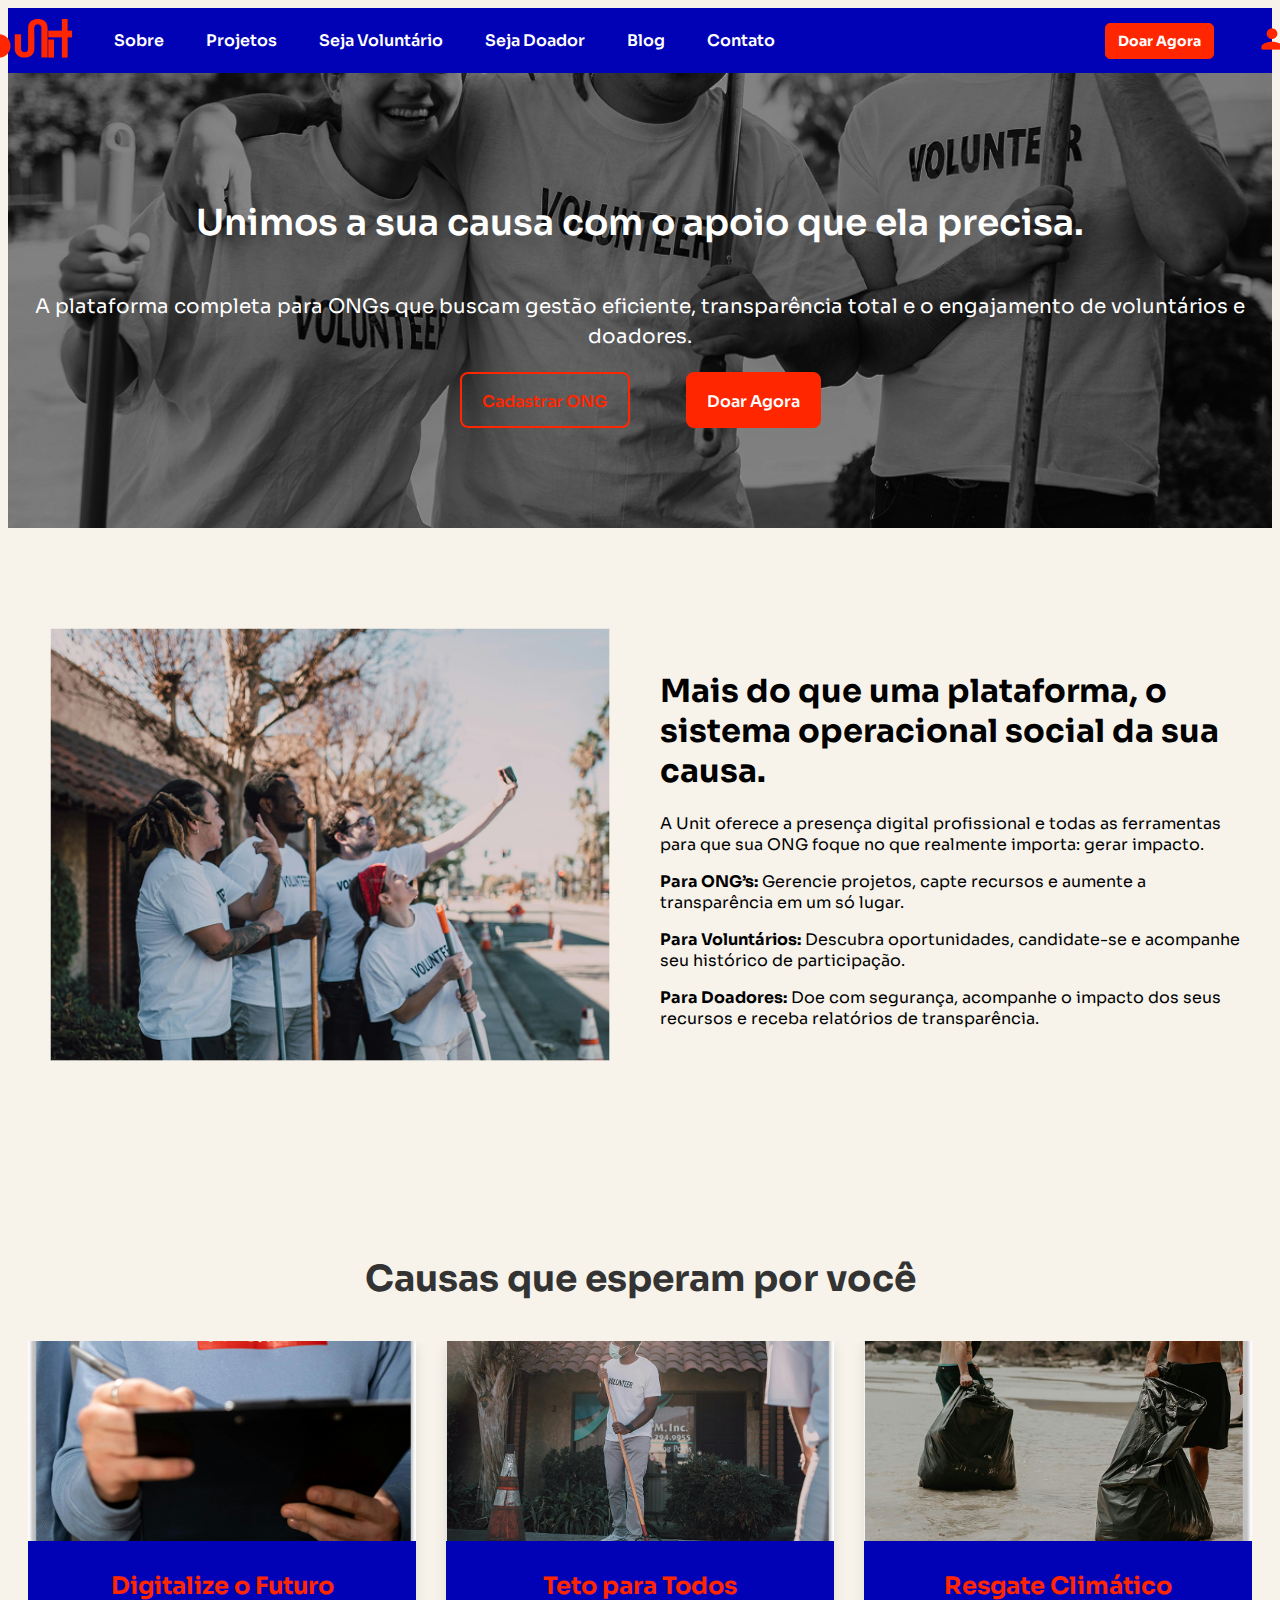
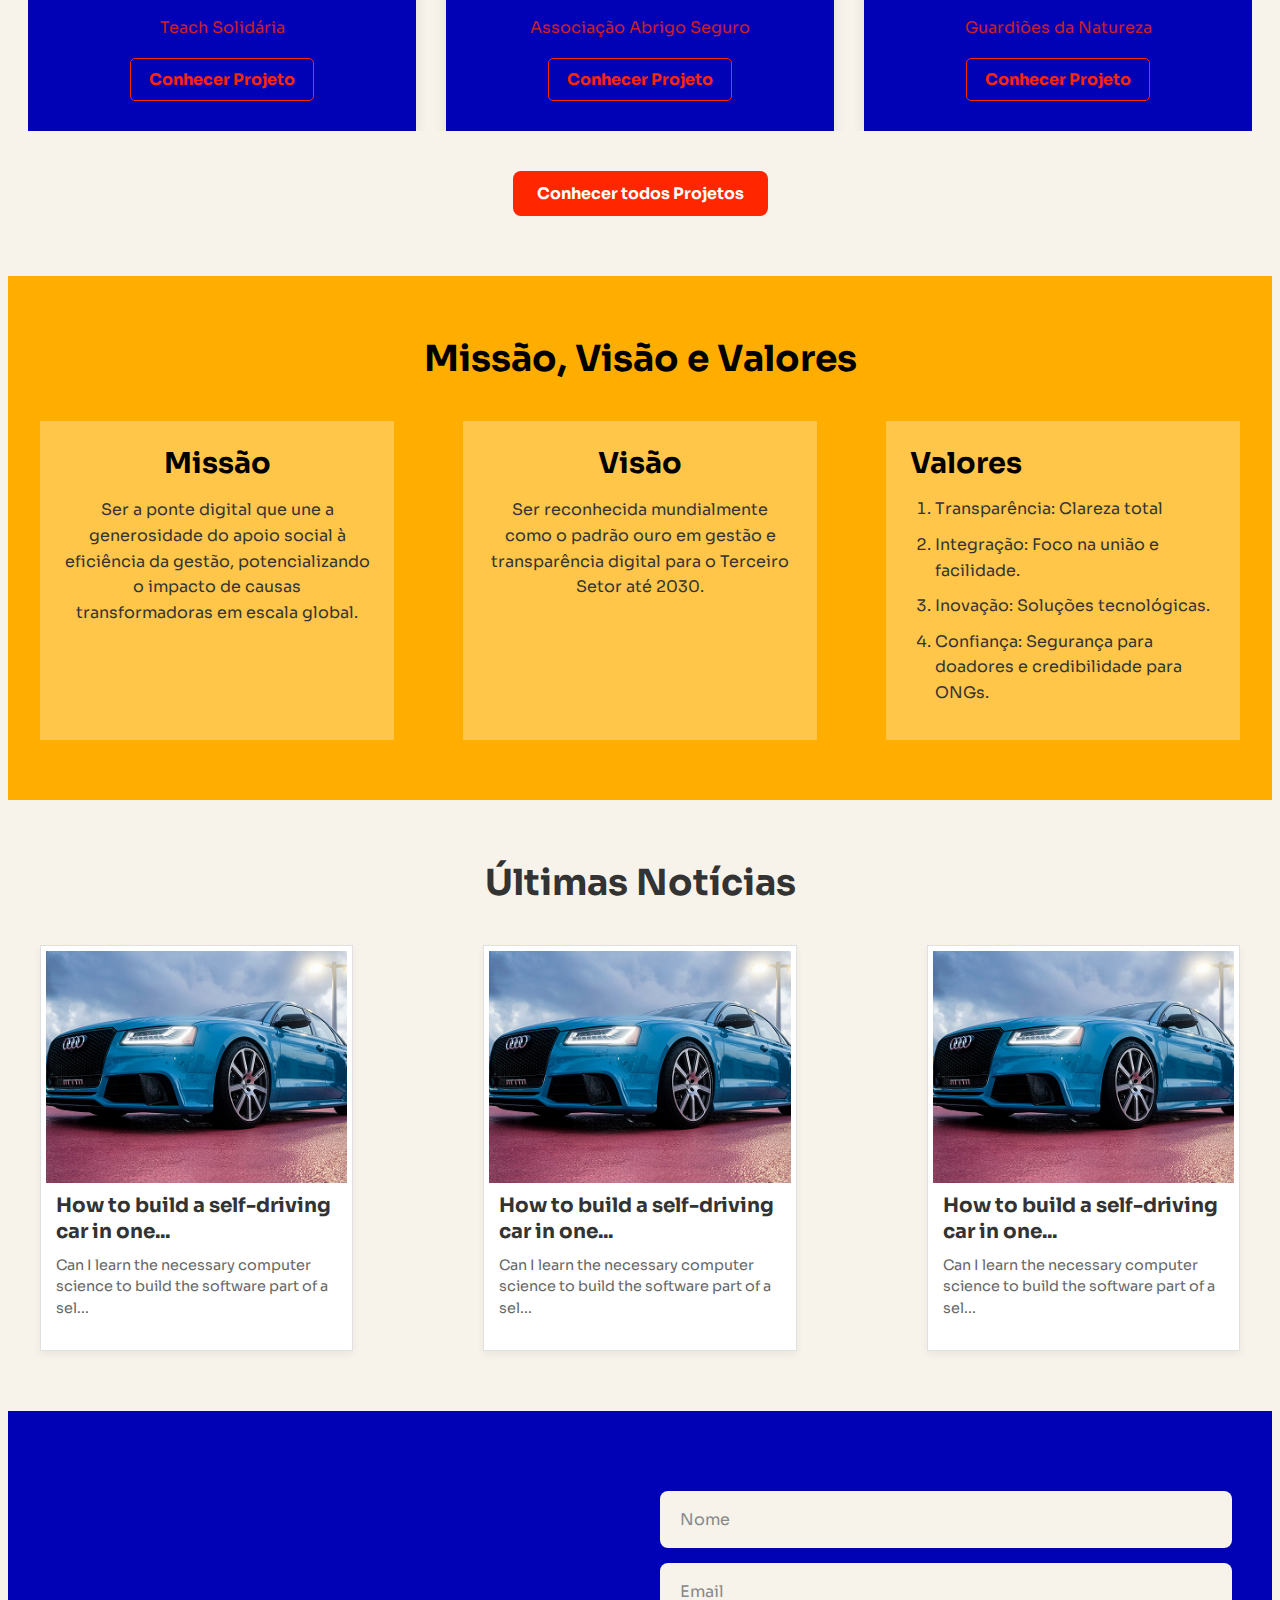
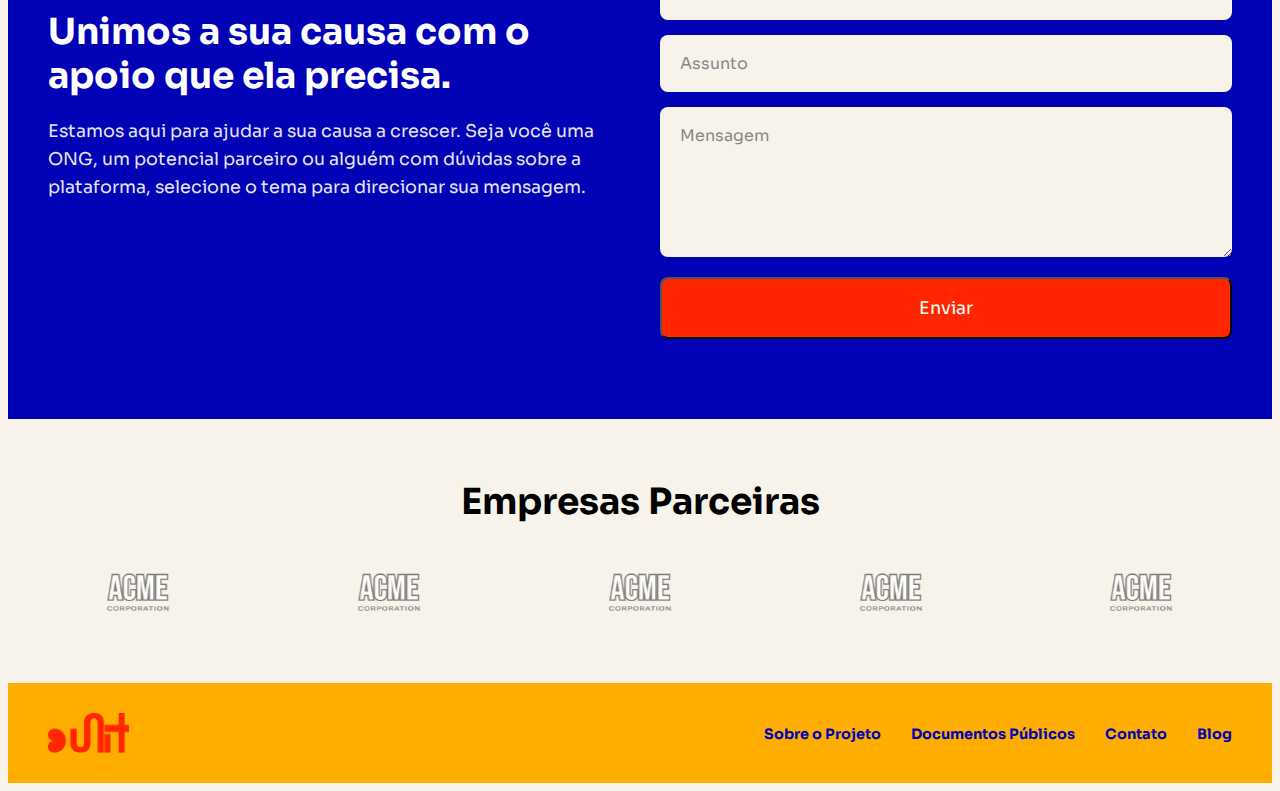
<file: index.html>
<!DOCTYPE html>
<html lang="pt-br">
    <head>
        <meta charset="UTF-8">
        <meta name="viewport" content="width=device-width, initial-scale=1.0">
        <link rel="stylesheet" href="style.css">
        <link rel="preconnect" href="https://fonts.googleapis.com">
        <link rel="preconnect" href="https://fonts.gstatic.com" crossorigin>
        <link href="https://fonts.googleapis.com/css2?family=Sora:wght@400;600;700&display=swap" rel="stylesheet">
        <link rel="stylesheet" href="https://cdn.jsdelivr.net/npm/swiper@11/swiper-bundle.min.css" />
        <title>Homepage - Projeto Voluntariado</title>

    </head>
    <body id="bg">

        <header class="cabecalho">
            <div class="navnav2">
                    <div class="frame-parent">
                        <div class="group-parent">
                            <a href="index.html">
                                <img src="images\Vector.png" alt="Logo da SUht">
                            </a>
                        
                                <div class="group-parent">
                                    <div class="projetos"> <a href="#">Sobre</a></div>
                                    <div class="projetos"><a href="#">Projetos</a></div>
                                    <div class="projetos"><a href="#">Seja Voluntário</a></div>
                                    <div class="projetos"><a href="#">Seja Doador</a></div>
                                    <div class="projetos"><a href="#">Blog</a></div>
                                    <div class="projetos"><a href="#">Contato</a></div>
                                </div>
                        </div>
                        <div class="button-parent">
                            <a href="#" class="button-card1">Doar Agora</a>

                            <a href="index.html">
                                <img class="social-person" alt="Simbolo de Usuário" src="images\user.png">
                            </a>
                        </div>
                    </div>
            </div>
        </header>

        <main>

            <section id="hero">
                <h1 class="title_main">Unimos a sua causa com o apoio que ela precisa.</h1>
                <p class="text_main">A plataforma completa para ONGs que buscam gestão eficiente, transparência total e o engajamento de voluntários e doadores.</p>
                
                <div class="hero-buttons">
                    <a href="#" class="button-primary">Cadastrar ONG</a>
                    <a href="#" class="button-secondary">Doar Agora</a>
                </div>
            </section>

            <section id="para"> 
                <div class="para-coluna-imagem">
                    <img class="image-para" alt="Logo do Projeto" src="images\Frame 11.png">
                </div>
                <div class="para-coluna-texto">
                    <h1 class="title-para" >Mais do que uma plataforma, o sistema operacional social da sua causa.</h1>
                    <p class="text-para"> A Unit oferece a presença digital profissional e todas as ferramentas para que sua ONG foque no que realmente importa: gerar impacto. </p>
                    <p class="text-para"> <strong>Para ONG’s:</strong>  Gerencie projetos, capte recursos e aumente a transparência em um só lugar. </p>
                    <p class="text-para"> <strong>Para Voluntários:</strong>  Descubra oportunidades, candidate-se e acompanhe seu histórico de participação.</p>
                    <p class="text-para"> <strong>Para Doadores:</strong>  Doe com segurança, acompanhe o impacto dos seus recursos e receba relatórios de transparência.</p>
                </div>
            </section>

            <section id="causes">
                <h2>Causas que esperam por você</h2>

                <div class="swiper cause-carousel">
                    
                    <div class="swiper-wrapper">
                        
                        <div class="swiper-slide">
                            <article class="cause-card">
                                <img src="images\digitalizando.png" alt="Voluntário com camisa 'Volunteer'">
                                <div class="card-content">
                                    <h3>Digitalize o Futuro</h3>
                                    <p>Teach Solidária</p>
                                    <a href="#" class="button-card">Conhecer Projeto</a>
                                </div>
                            </article>
                        </div>

                        <div class="swiper-slide">
                            <article class="cause-card">
                                <img src="images\teto.png" alt="Voluntário entregando mantimentos">
                                <div class="card-content">
                                    <h3>Teto para Todos</h3>
                                    <p>Associação Abrigo Seguro</p>
                                    <a href="#" class="button-card">Conhecer Projeto</a>
                                </div>
                            </article>
                        </div>

                        <div class="swiper-slide">
                            <article class="cause-card">
                                <img src="images\resgate.png" alt="Voluntário limpando praia">
                                <div class="card-content">
                                    <h3>Resgate Climático</h3>
                                    <p>Guardiões da Natureza</p>
                                    <a href="#" class="button-card">Conhecer Projeto</a>
                                </div>
                            </article>
                        </div>
                        
                        </div> <div class="swiper-button-prev"></div>
                    <div class="swiper-button-next"></div>

                </div> <div class="causes-footer">
                    <a href="#" class="button-3">Conhecer todos Projetos</a>
                </div>
            </section>

            <section id="mission-values">
                <h2>Missão, Visão e Valores</h2>

                <div class="values-container">
                    <div class="value-box">
                        <h3>Missão</h3>
                        <p>Ser a ponte digital que une a generosidade do apoio social à eficiência da gestão, potencializando o impacto de causas transformadoras em escala global.</p>
                    </div>

                    <div class="value-box">
                        <h3>Visão</h3>
                        <p> Ser reconhecida mundialmente como o padrão ouro em gestão e transparência digital para o Terceiro Setor até 2030.</p>
                    </div>

                    <div class="value-box">
                        <h3>Valores</h3>
                        <ol>
                            <li>Transparência: Clareza total </li>
                            <li>Integração: Foco na união e facilidade.</li>
                            <li>Inovação: Soluções tecnológicas.</li>
                            <li>Confiança: Segurança para doadores e credibilidade para ONGs.</li>
                        </ol>
                    </div>
                </div>
            </section>

            <section id="news">
                <h2>Últimas Notícias</h2>

                <div class="news-container">
                    
                    <article class="news-card">
                        <a href="index.html"> 
                        <img src="images\car.png" alt="Carro azul esportivo">
                        
                        <div class="news-content">
                            <h3>How to build a self-driving car in one...</h3>
                            <p>Can I learn the necessary computer science to build the software part of a sel...</p>
                        </div>
                        </a>
                    </article>

                    <article class="news-card">
                        <a href="index.html"> 
                        <img src="images\car.png" alt="Carro azul esportivo">
                        
                        <div class="news-content">
                            <h3>How to build a self-driving car in one...</h3>
                            <p>Can I learn the necessary computer science to build the software part of a sel...</p>
                        </div>
                        </a>
                    </article>

                    <article class="news-card">
                        <a href="index.html"> 
                        <img src="images\car.png" alt="Carro azul esportivo">
                        
                        <div class="news-content">
                            <h3>How to build a self-driving car in one...</h3>
                            <p>Can I learn the necessary computer science to build the software part of a sel...</p>
                        </div>
                        </a>
                    </article>
                    
                </div>
            </section>

            <section id="contact">
                <div class="contact-text">
                    <h2>Unimos a sua causa com o apoio que ela precisa.</h2>
                    <p>Estamos aqui para ajudar a sua causa a crescer. Seja você uma ONG, um potencial parceiro ou alguém com dúvidas sobre a plataforma, selecione o tema para direcionar sua mensagem.</p>
                </div>

                <div class="contact-form">
                    <form action="#" method="POST"> <div>
                            <label for="nome">Seu Nome</label>
                            <input type="text" id="nome" name="nome" placeholder="Nome">
                        </div>
                        
                        <div>
                            <label for="email">Seu E-mail</label>
                            <input type="email" id="email" name="email" placeholder="Email">
                        </div>

                        <div>
                            <label for="assunto">Assunto</label>
                            <input type="text" id="assunto" name="assunto" placeholder="Assunto">
                        </div>
                        
                        <div>
                            <label for="mensagem">Mensagem</label>
                            <textarea id="mensagem" name="mensagem" placeholder="Mensagem"></textarea>
                        </div>
                    
                        <button type="submit" class="button-4">Enviar</button>

                    </form>
                </div>
            </section>

            <section id="partners">
                <h2>Empresas Parceiras</h2>
                
                <div class="swiper partner-carousel">
                    
                    <div class="swiper-wrapper">
                        
                        <div class="swiper-slide">
                            <a href="index.html">
                            <img src="images/Logo-acme.png" alt="Logo da empresa ACME">
                            </a>                        </div>
                        
                        <div class="swiper-slide">
                            <a href="index.html">
                            <img src="images/Logo-acme.png" alt="Logo da empresa ACME">
                            </a>                        </div>
                        
                        <div class="swiper-slide">
                            <a href="index.html">
                            <img src="images/Logo-acme.png" alt="Logo da empresa ACME">
                            </a>                        </div>
                        
                        <div class="swiper-slide">
                            <a href="index.html">
                            <img src="images/Logo-acme.png" alt="Logo da empresa ACME">
                            </a>                        </div>
                        
                        <div class="swiper-slide">
                            <a href="index.html">
                            <img src="images/Logo-acme.png" alt="Logo da empresa ACME">
                            </a>                        </div>
                        
                        <div class="swiper-slide">
                            <a href="index.html">
                            <img src="images/Logo-acme.png" alt="Logo da empresa ACME">
                            </a>
                        </div>

                    </div> 
                </div> 
            </section>

        </main>

        <footer>
            <div class="footer-logo">
                    <a href="index.html">
                        <img src="images\Vector.png" alt="Logo da SUht">
                    </a>
                </div>
            <nav class="footer-nav">
                <ul>
                    <li><a href="#">Sobre o Projeto</a></li> 
                    <li><a href="#">Documentos Públicos</a></li>
                    <li><a href="#">Contato</a></li>
                    <li><a href="#">Blog</a></li> 
                </ul>
            </nav>
        </footer>

        <script src="https://cdn.jsdelivr.net/npm/swiper@11/swiper-bundle.min.js"></script>
        <script src="main.js"></script>
    </body>
</html>
</file>
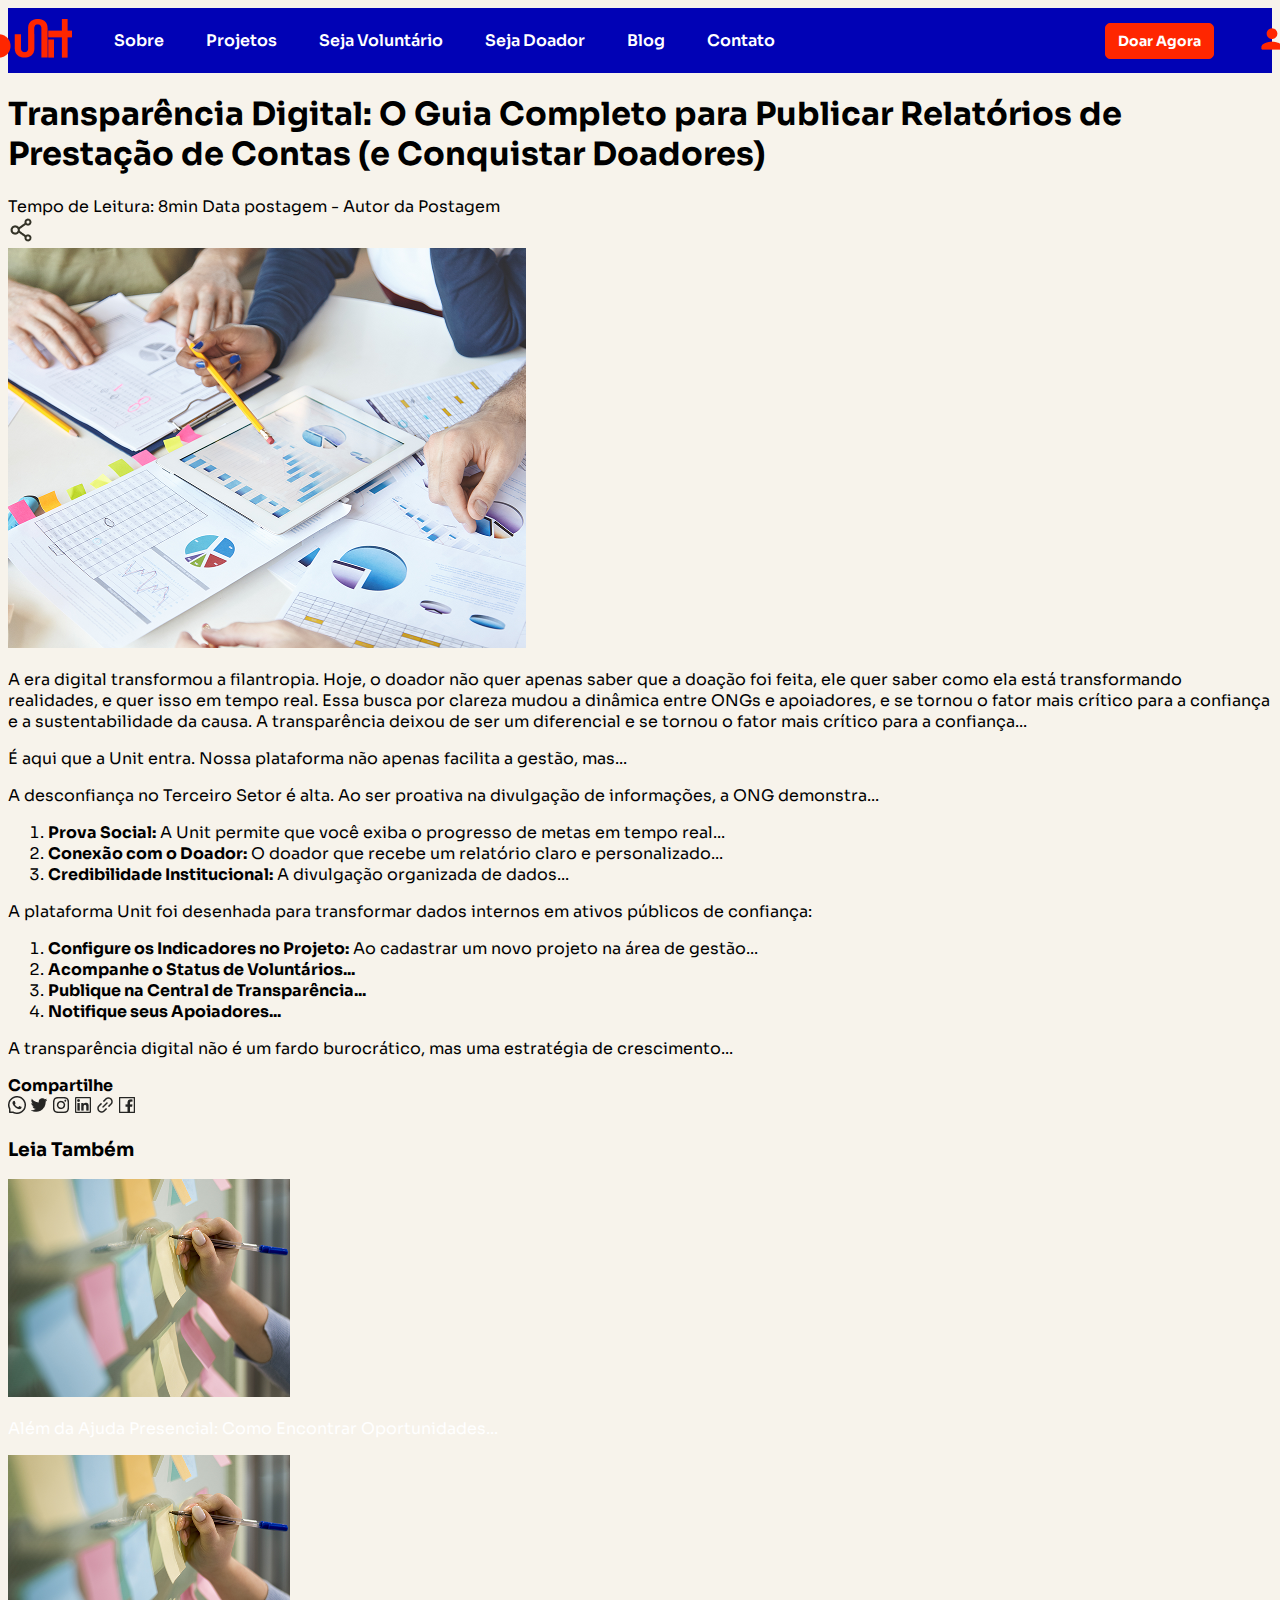
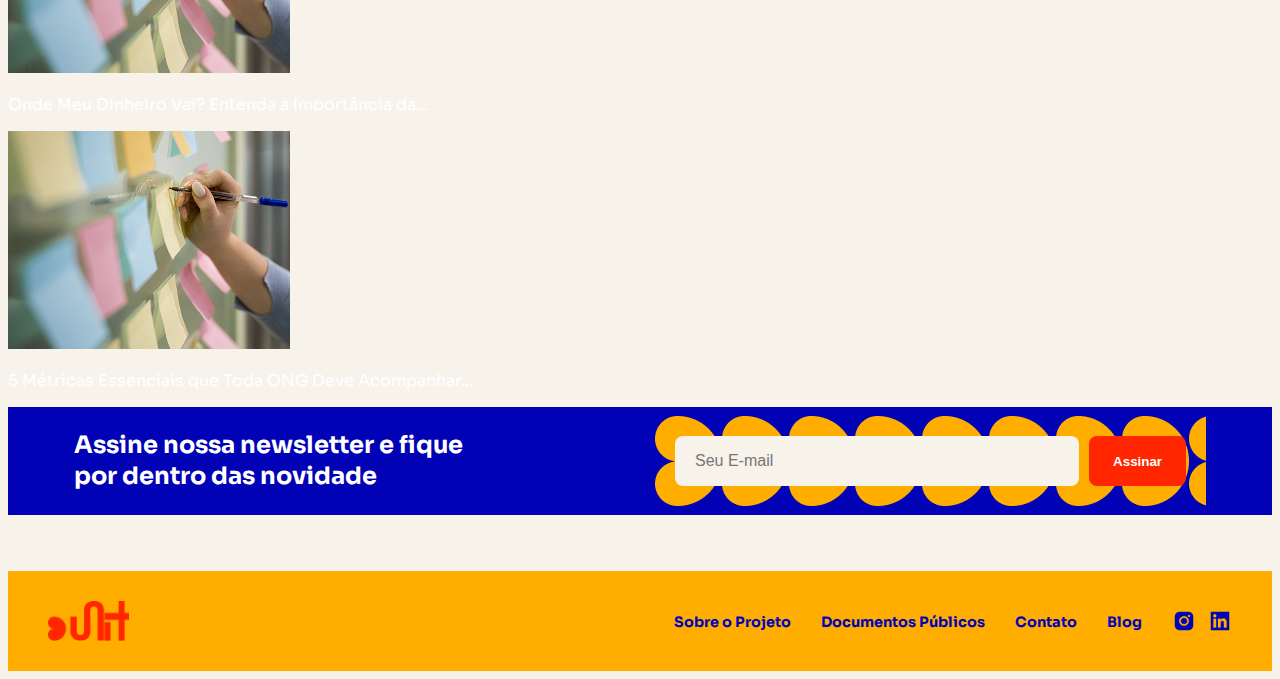
<file: blog-post.html>
<!DOCTYPE html>
<html lang="pt-br">
    <head>
        <meta charset="UTF-8">
        <meta name="viewport" content="width=device-width, initial-scale=1.0">
        <link rel="stylesheet" href="style.css">
        <link rel="preconnect" href="https://fonts.googleapis.com">
        <link rel="preconnect" href="https://fonts.gstatic.com" crossorigin>
        <link href="https://fonts.googleapis.com/css2?family=Sora:wght@400;600;700&display=swap" rel="stylesheet">
        <link rel="stylesheet" href="https://cdn.jsdelivr.net/npm/swiper@11/swiper-bundle.min.css" />
        <title>Homepage - Projeto Voluntariado</title>

    </head>
    <body id="bg">

        <header class="cabecalho">
            <div class="navnav2">
                    <div class="frame-parent">
                        <div class="group-parent">
                            <a href="index.html">
                                <img src="images\Vector.png" alt="Logo da SUht">
                            </a>
                        
                                <div class="group-parent">
                                    <div class="projetos"> <a href="sobre.html">Sobre</a></div>
                                    <div class="projetos"><a href="#">Projetos</a></div>
                                    <div class="projetos"><a href="#">Seja Voluntário</a></div>
                                    <div class="projetos"><a href="#">Seja Doador</a></div>
                                    <div class="projetos"><a href="#">Blog</a></div>
                                    <div class="projetos"><a href="#">Contato</a></div>
                                </div>
                        </div>
                        <div class="button-parent">
                            <a href="#" class="button-card1">Doar Agora</a>

                            <a href="index.html">
                                <img class="social-person" alt="Simbolo de Usuário" src="images\user.png">
                            </a>
                        </div>
                    </div>
            </div>
        </header>

  <main class="pagina-post">

        <div class="container layout-post">

            <article class="post-conteudo">
                <header class="post-cabecalho">
                    <h1>Transparência Digital: O Guia Completo para Publicar Relatórios de Prestação de Contas (e Conquistar Doadores)</h1>
                    <div class="meta-info">
                        <span>Tempo de Leitura: 8min</span>
                        <span>Data postagem - Autor da Postagem</span>
                    </div>
                    <span class="icone-partilha">
                        <img src="images\ShareAlt.png" alt="Descrição da imagem de destaque"> </span>
                </header>

                <div class="post-imagem-destaque">
                    <img src="images\Rectangle 46.png" alt="Descrição da imagem de destaque">
                </div>

                <div class="post-corpo">
                    <p>A era digital transformou a filantropia. Hoje, o doador não quer apenas saber que a doação foi feita, ele quer saber como ela está transformando realidades, e quer isso em tempo real. Essa busca por clareza mudou a dinâmica entre ONGs e apoiadores, e se tornou o fator mais crítico para a confiança e a sustentabilidade da causa. A transparência deixou de ser um diferencial e se tornou o fator mais crítico para a confiança...</p>
                    <p>É aqui que a Unit entra. Nossa plataforma não apenas facilita a gestão, mas...</p>
                    
                    <p>A desconfiança no Terceiro Setor é alta. Ao ser proativa na divulgação de informações, a ONG demonstra...</p>
                    <ol>
                        <li><strong>Prova Social:</strong> A Unit permite que você exiba o progresso de metas em tempo real...</li>
                        <li><strong>Conexão com o Doador:</strong> O doador que recebe um relatório claro e personalizado...</li>
                        <li><strong>Credibilidade Institucional:</strong> A divulgação organizada de dados...</li>
                    </ol>

                    <p>A plataforma Unit foi desenhada para transformar dados internos em ativos públicos de confiança:</p>
                    <ol>
                        <li><strong>Configure os Indicadores no Projeto:</strong> Ao cadastrar um novo projeto na área de gestão...</li>
                        <li><strong>Acompanhe o Status de Voluntários...</strong></li>
                        <li><strong>Publique na Central de Transparência...</strong></li>
                        <li><strong>Notifique seus Apoiadores...</strong></li>
                    </ol>

                    <p>A transparência digital não é um fardo burocrático, mas uma estratégia de crescimento...</p>
                </div>
                <section class="post-rodape">
                    <div class="post-tags">
                        <strong>Compartilhe</strong> 

                    </div>
                    <div class="post-icones-partilha">
                        <img src="images\WhatsApp.png" alt="Thumbnail">
                        <img src="images\Twitter.png" alt="Thumbnail">
                        <img src="images\Insta.png" alt="Thumbnail">
                        <img src="images\Linked.png" alt="Linkedin">
                        <img src="images\Link.png" alt="Thumbnail">
                        <img src="images\Facebook.png" alt="Thumbnail">
                    </div>
                </section>
            </article>

            <aside class="post-sidebar">
                <h3>Leia Também</h3>
                <div class="sidebar-lista">
                    
                    <a href="#" class="sidebar-item">
                        <img src="images\Rectangle 48.png" alt="Thumbnail">
                        <p>Além da Ajuda Presencial: Como Encontrar Oportunidades...</p>
                    </a>

                    <a href="#" class="sidebar-item">
                        <img src="images\Rectangle 48.png" alt="Thumbnail">
                        <p>Onde Meu Dinheiro Vai? Entenda a Importância da...</p>
                    </a>

                    <a href="#" class="sidebar-item">
                        <img src="images\Rectangle 48.png" alt="Thumbnail">
                        <p>5 Métricas Essenciais que Toda ONG Deve Acompanhar...</p>
                    </a>

                </div>
            </aside>

        </main>

        <section id="newsletter">

                <div class="newsletter-text">
                    <h2>Assine nossa newsletter e fique <br>por dentro das novidade</h2>
                </div>
            
                <div class="newsletter-form-container">

                    <div class="form-wavy-background">

                        <form action="#" method="POST">
                            <label for="newsletter-email" class="sr-only">Seu E-mail</label>
                            <input type="email" id="newsletter-email" name="email" placeholder="Seu E-mail">

                            <button type="submit" class="button-3">Assinar</button>
                        </form>
                    
                    </div>
                </div>
            </section>

        <footer>
            <div class="footer-logo">
                <a href="index.html">
                    <img src="images\Vector.png" alt="Logo da SUht">
                </a>
            </div>
        
            <nav class="footer-nav">
                <ul>
                    <li><a href="sobre.html">Sobre o Projeto</a></li> 
                    <li><a href="#">Documentos Públicos</a></li>
                    <li><a href="#">Contato</a></li>
                    <li><a href="#">Blog</a></li> 

                    <li class="icons-media-item"> 

                        <div class="icons-media">
                            <a href="#"><img class="social-media" alt="Ícone do Instagram" src="images/instagram.png">
                            </a>

                            <a href="#"><img class="social-media" alt="Ícone do LinkedIn" src="images/linkedin.png">
                            </a>
                        </div>
                    
                    </li>

                </ul>
            </nav>
        </footer>

        <script src="https://cdn.jsdelivr.net/npm/swiper@11/swiper-bundle.min.js"></script>
        <script src="main.js"></script>
    </body>
</html>
</file>
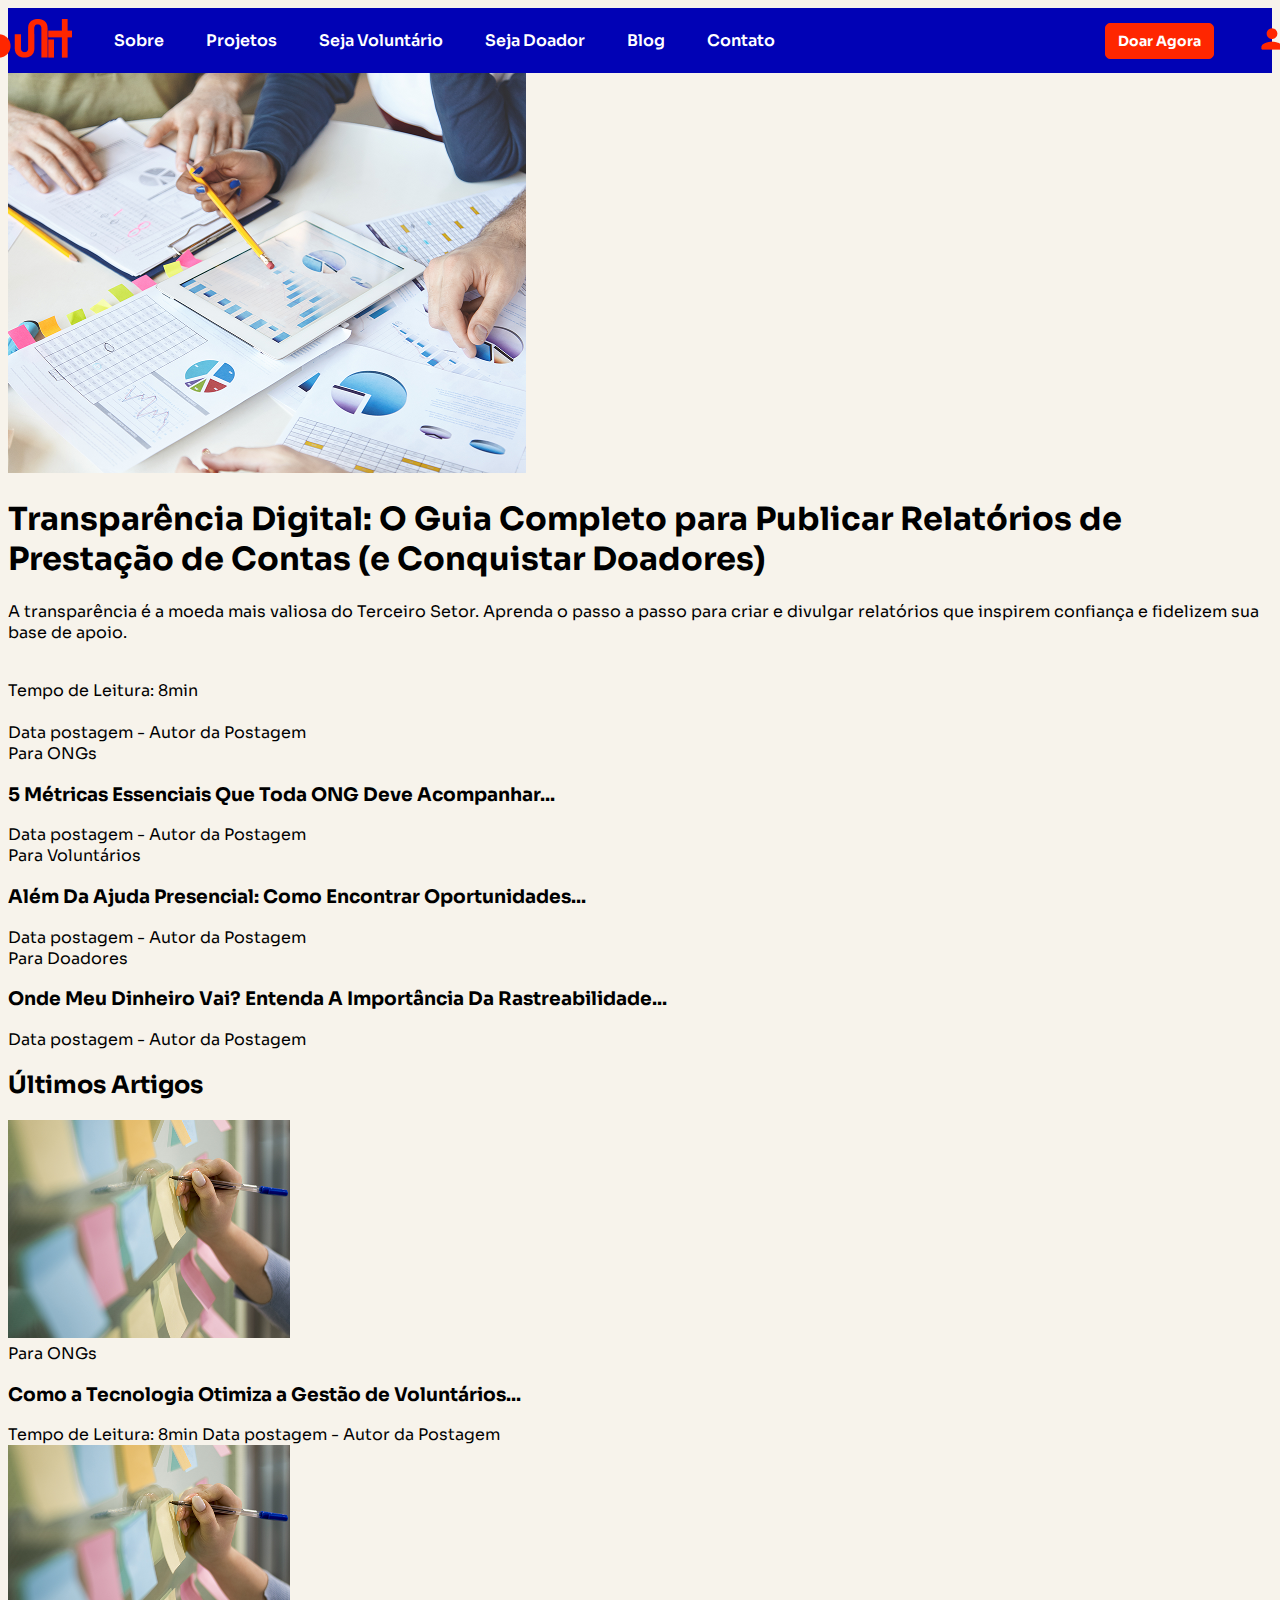
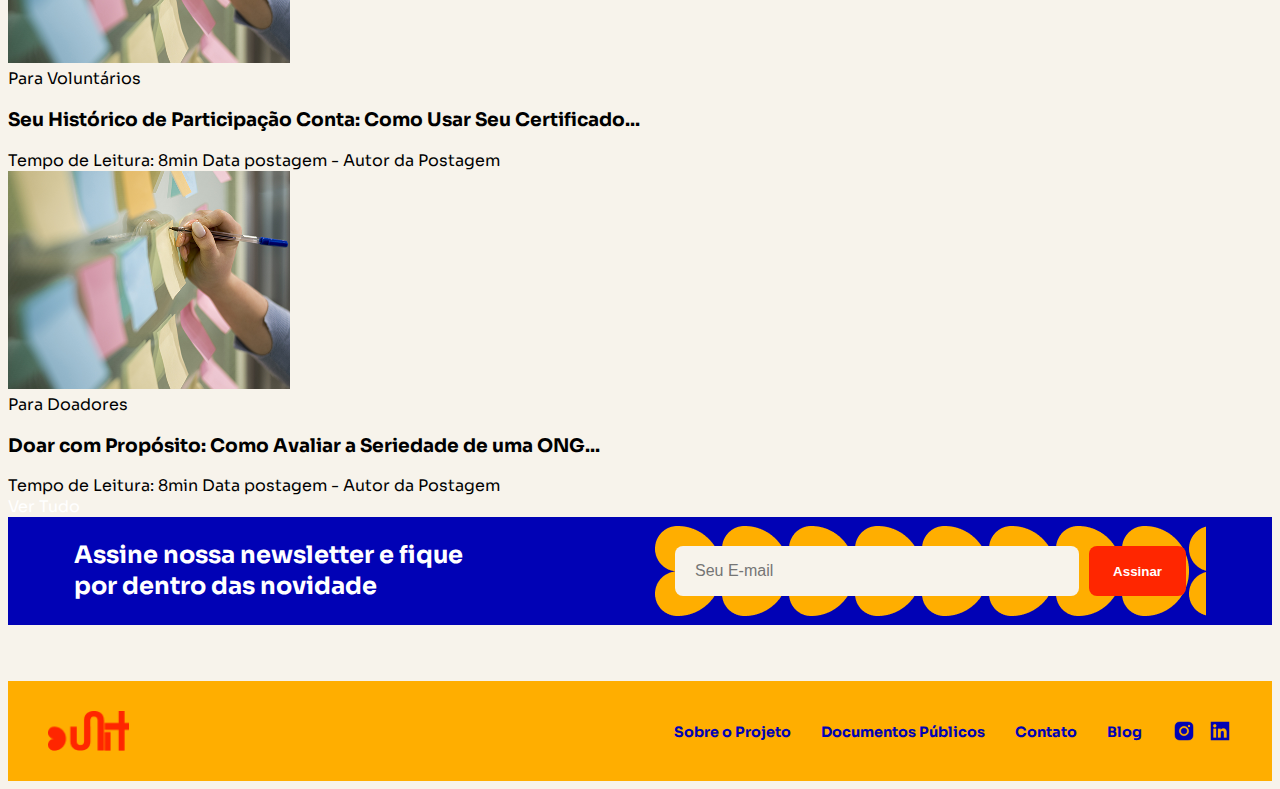
<file: blog.html>
<!DOCTYPE html>
<html lang="pt-br">
    <head>
        <meta charset="UTF-8">
        <meta name="viewport" content="width=device-width, initial-scale=1.0">
        <link rel="stylesheet" href="style.css">
        <link rel="preconnect" href="https://fonts.googleapis.com">
        <link rel="preconnect" href="https://fonts.gstatic.com" crossorigin>
        <link href="https://fonts.googleapis.com/css2?family=Sora:wght@400;600;700&display=swap" rel="stylesheet">
        <link rel="stylesheet" href="https://cdn.jsdelivr.net/npm/swiper@11/swiper-bundle.min.css" />
        <title>Homepage - Projeto Voluntariado</title>

    </head>
    <body id="bg">

        <header class="cabecalho">
            <div class="navnav2">
                    <div class="frame-parent">
                        <div class="group-parent">
                            <a href="index.html">
                                <img src="images\Vector.png" alt="Logo da SUht">
                            </a>
                        
                                <div class="group-parent">
                                    <div class="projetos"> <a href="sobre.html">Sobre</a></div>
                                    <div class="projetos"><a href="#">Projetos</a></div>
                                    <div class="projetos"><a href="#">Seja Voluntário</a></div>
                                    <div class="projetos"><a href="#">Seja Doador</a></div>
                                    <div class="projetos"><a href="#">Blog</a></div>
                                    <div class="projetos"><a href="#">Contato</a></div>
                                </div>
                        </div>
                        <div class="button-parent">
                            <a href="#" class="button-card1">Doar Agora</a>

                            <a href="index.html">
                                <img class="social-person" alt="Simbolo de Usuário" src="images\user.png">
                            </a>
                        </div>
                    </div>
            </div>
        </header>

        <main>

            <section class="container secao-destaque">
            <article class="artigo-destaque">
                <div class="destaque-imagem">
                    <img src="images\Rectangle 46.png" alt="Artigo em destaque">
                </div>
                <div class="destaque-conteudo">
                    <h1>Transparência Digital: O Guia Completo para Publicar Relatórios de Prestação de Contas (e Conquistar Doadores)</h1>
                    <p>A transparência é a moeda mais valiosa do Terceiro Setor. Aprenda o passo a passo para criar e divulgar relatórios que inspirem confiança e fidelizem sua base de apoio.</p>
                    <div class="meta-info">
                        <span><br>Tempo de Leitura: 8min <br><br> Data postagem - Autor da Postagem</span>
                    </div>
                </div>
            </article>
        </section>

        <section class="container secao-categorias">
            <div class="grid-categorias">
                
                <article class="card-categoria">
                    <span class="categoria-tag">Para ONGs</span>
                    <h3>5 Métricas Essenciais Que Toda ONG Deve Acompanhar...</h3>
                    <div class="meta-info">
                        <span>Data postagem - Autor da Postagem</span>
                    </div>
                </article>

                <article class="card-categoria">
                    <span class="categoria-tag">Para Voluntários</span>
                    <h3>Além Da Ajuda Presencial: Como Encontrar Oportunidades...</h3>
                    <div class="meta-info">
                        <span>Data postagem - Autor da Postagem</span>
                    </div>
                </article>

                <article class="card-categoria">
                    <span class="categoria-tag">Para Doadores</span>
                    <h3>Onde Meu Dinheiro Vai? Entenda A Importância Da Rastreabilidade...</h3>
                    <div class="meta-info">
                        <span>Data postagem - Autor da Postagem</span>
                    </div>
                </article>

            </div>
        </section>

        <section class="container secao-ultimos">
            <h2>Últimos Artigos</h2>
            <div class="lista-artigos">

                <article class="artigo-lista">
                    <div class="artigo-lista-imagem">
                        <img src="images\Rectangle 48.png" alt="Thumbnail do artigo">
                    </div>
                    <div class="artigo-lista-conteudo">
                        <span class="categoria-tag">Para ONGs</span>
                        <h3>Como a Tecnologia Otimiza a Gestão de Voluntários...</h3>
                        <div class="meta-info">
                            <span>Tempo de Leitura: 8min</span>
                            <span>Data postagem - Autor da Postagem</span>
                        </div>
                    </div>
                </article>

                <article class="artigo-lista">
                    <div class="artigo-lista-imagem">
                        <img src="images\Rectangle 48.png" alt="Thumbnail do artigo">
                    </div>
                    <div class="artigo-lista-conteudo">
                        <span class="categoria-tag">Para Voluntários</span>
                        <h3>Seu Histórico de Participação Conta: Como Usar Seu Certificado...</h3>
                        <div class="meta-info">
                            <span>Tempo de Leitura: 8min</span>
                            <span>Data postagem - Autor da Postagem</span>
                        </div>
                    </div>
                </article>

                <article class="artigo-lista">
                    <div class="artigo-lista-imagem">
                        <img src="images\Rectangle 48.png" alt="Thumbnail do artigo">
                    </div>
                    <div class="artigo-lista-conteudo">
                        <span class="categoria-tag">Para Doadores</span>
                        <h3>Doar com Propósito: Como Avaliar a Seriedade de uma ONG...</h3>
                        <div class="meta-info">
                            <span>Tempo de Leitura: 8min</span>
                            <span>Data postagem - Autor da Postagem</span>
                        </div>
                    </div>
                </article>
            </div>
        </section>

        <section class="container secao-ver-tudo">
            <a href="#" class="button-card3">Ver Tudo</a>
        </section>


            <section id="newsletter">

                <div class="newsletter-text">
                    <h2>Assine nossa newsletter e fique <br>por dentro das novidade</h2>
                </div>
            
                <div class="newsletter-form-container">

                    <div class="form-wavy-background">

                        <form action="#" method="POST">
                            <label for="newsletter-email" class="sr-only">Seu E-mail</label>
                            <input type="email" id="newsletter-email" name="email" placeholder="Seu E-mail">

                            <button type="submit" class="button-3">Assinar</button>
                        </form>
                    
                    </div>
                </div>
            </section>
        </main>

        <footer>
            <div class="footer-logo">
                <a href="index.html">
                    <img src="images\Vector.png" alt="Logo da SUht">
                </a>
            </div>
        
            <nav class="footer-nav">
                <ul>
                    <li><a href="sobre.html">Sobre o Projeto</a></li> 
                    <li><a href="#">Documentos Públicos</a></li>
                    <li><a href="#">Contato</a></li>
                    <li><a href="#">Blog</a></li> 

                    <li class="icons-media-item"> 

                        <div class="icons-media">
                            <a href="#"><img class="social-media" alt="Ícone do Instagram" src="images/instagram.png">
                            </a>

                            <a href="#"><img class="social-media" alt="Ícone do LinkedIn" src="images/linkedin.png">
                            </a>
                        </div>
                    
                    </li>

                </ul>
            </nav>
        </footer>

        <script src="https://cdn.jsdelivr.net/npm/swiper@11/swiper-bundle.min.js"></script>
        <script src="main.js"></script>
    </body>
</html>
</file>
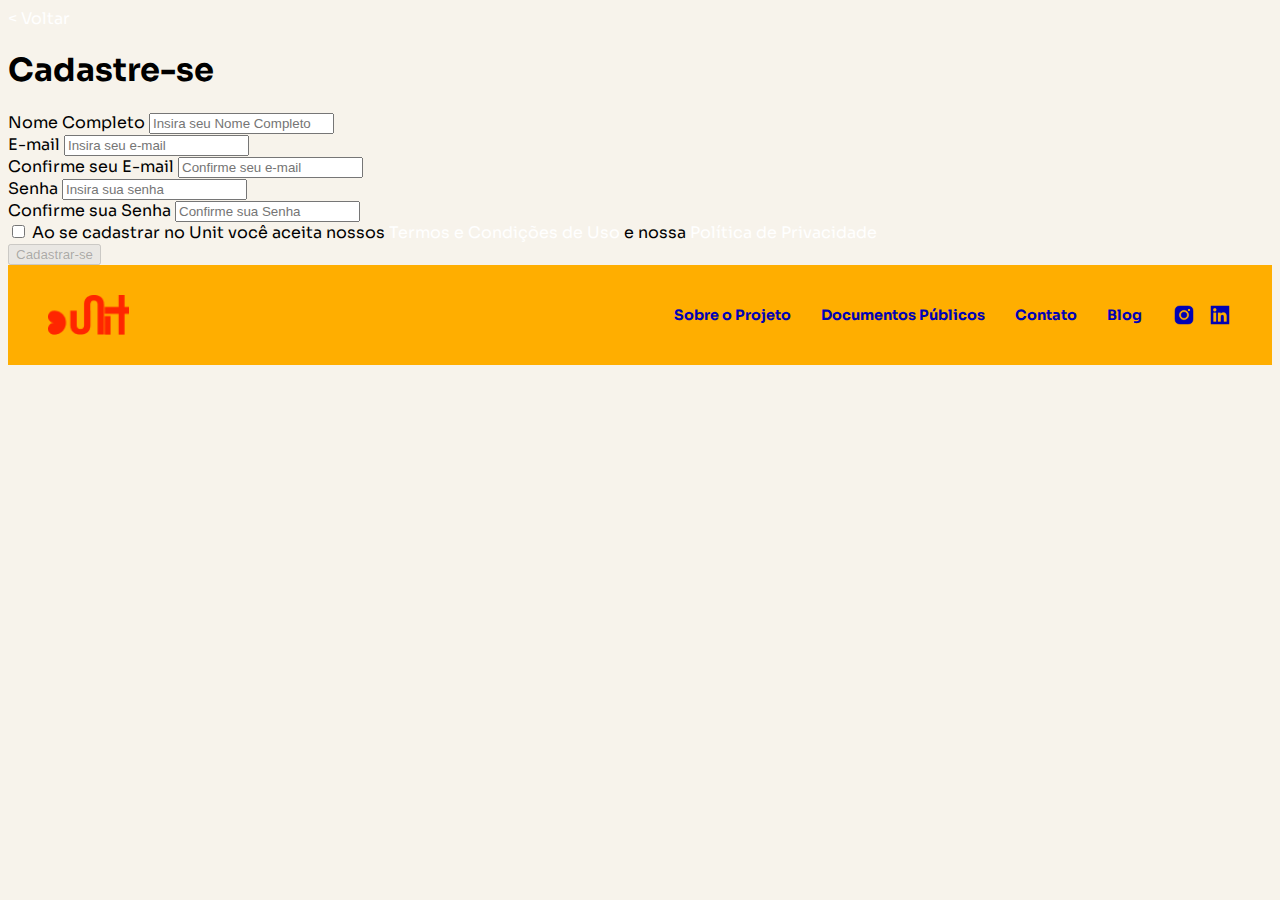
<file: cadastro.html>
<!DOCTYPE html>
<html lang="pt-br">
    <head>
        <meta charset="UTF-8">
        <meta name="viewport" content="width=device-width, initial-scale=1.0">
        <link rel="stylesheet" href="style.css">
        <link rel="preconnect" href="https://fonts.googleapis.com">
        <link rel="preconnect" href="https://fonts.gstatic.com" crossorigin>
        <link href="https://fonts.googleapis.com/css2?family=Sora:wght@400;600;700&display=swap" rel="stylesheet">
        <link rel="stylesheet" href="https://cdn.jsdelivr.net/npm/swiper@11/swiper-bundle.min.css" />
        <title>Homepage - Projeto Voluntariado</title>

    </head>
    <body id="bg">

        <main class="login-container">

    <div class="login-graphic">
        </div>

    <div class="login-form-area">
        
        <div class="form-wrapper">

            <a href="index.html" class="back-link">&lt; Voltar</a>

            <h1>Cadastre-se</h1>

            <form action="#" method="POST">
                
                <div class="input-group">
                    <label for="nome">Nome Completo</label>
                    <input type="text" id="nome" name="nome" placeholder="Insira seu Nome Completo">
                </div>

                <div class="input-group">
                    <label for="email-cadastro">E-mail</label>
                    <input type="email" id="email-cadastro" name="email-cadastro" placeholder="Insira seu e-mail">
                </div>
                
                <div class="input-group">
                    <label for="email-confirma">Confirme seu E-mail</label>
                    <input type="email" id="email-confirma" name="email-confirma" placeholder="Confirme seu e-mail">
                </div>

                <div class="input-group">
                    <label for="senha-cadastro">Senha</label>
                    <input type="password" id="senha-cadastro" name="senha-cadastro" placeholder="Insira sua senha">
                </div>
                
                <div class="input-group">
                    <label for="senha-confirma">Confirme sua Senha</label>
                    <input type="password" id="senha-confirma" name="senha-confirma" placeholder="Confirme sua Senha">
                </div>

                <div class="checkbox-container terms-container">
                    <input type="checkbox" id="termos" name="termos">
                    <label for="termos">
                        Ao se cadastrar no Unit você aceita nossos 
                        <a href="#">Termos e Condições de Uso</a> 
                        e nossa 
                        <a href="#">Política de Privacidade</a>
                    </label>
                </div>

                <button type="submit" class="button-outline-login" disabled>
                    Cadastrar-se
                </button>

            </form>

        </div> </div> 
        </main>

        <footer>
            <div class="footer-logo">
                <a href="index.html">
                    <img src="images\Vector.png" alt="Logo da SUht">
                </a>
            </div>
        
            <nav class="footer-nav">
                <ul>
                    <li><a href="sobre.html">Sobre o Projeto</a></li> 
                    <li><a href="#">Documentos Públicos</a></li>
                    <li><a href="#">Contato</a></li>
                    <li><a href="#">Blog</a></li> 

                    <li class="icons-media-item"> 

                        <div class="icons-media">
                            <a href="#"><img class="social-media" alt="Ícone do Instagram" src="images/instagram.png">
                            </a>

                            <a href="#"><img class="social-media" alt="Ícone do LinkedIn" src="images/linkedin.png">
                            </a>
                        </div>
                    
                    </li>

                </ul>
            </nav>
        </footer>

        <script src="https://cdn.jsdelivr.net/npm/swiper@11/swiper-bundle.min.js"></script>
        <script src="main.js"></script>
    </body>
</html>
</file>
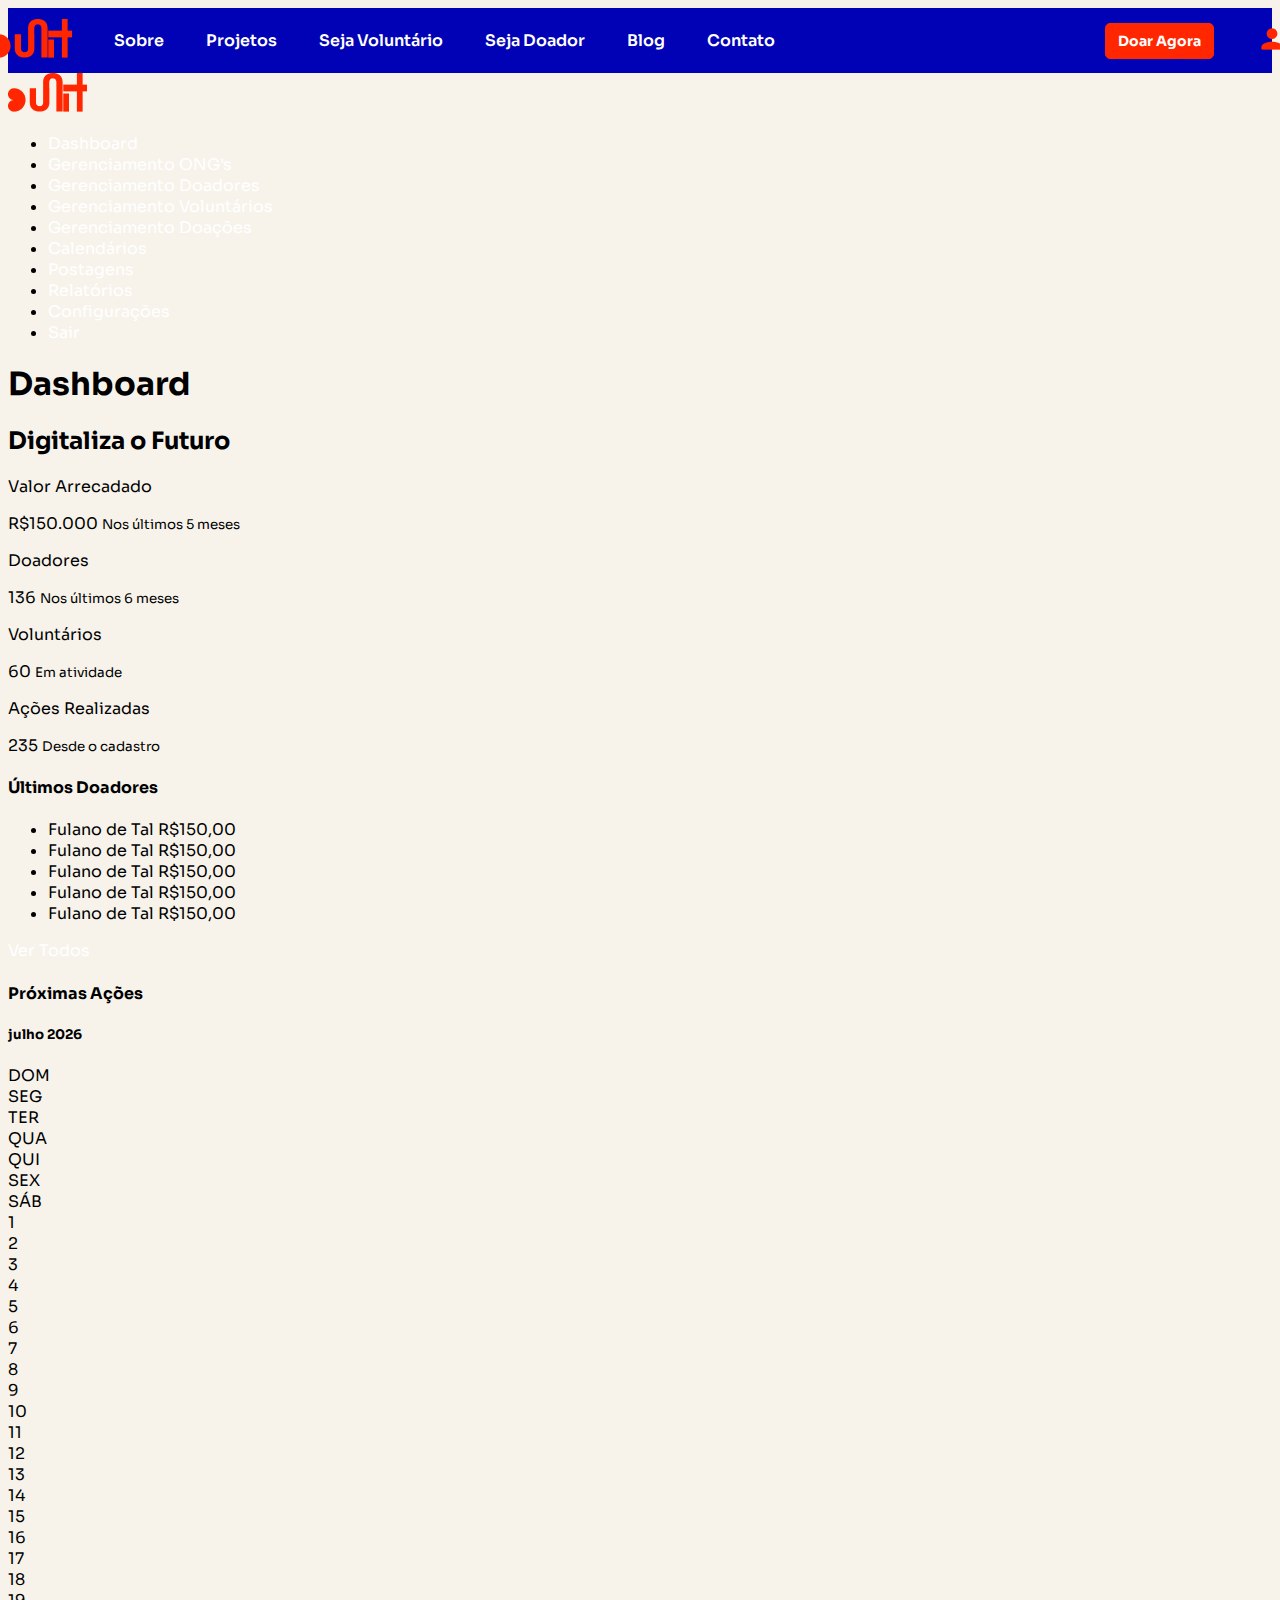
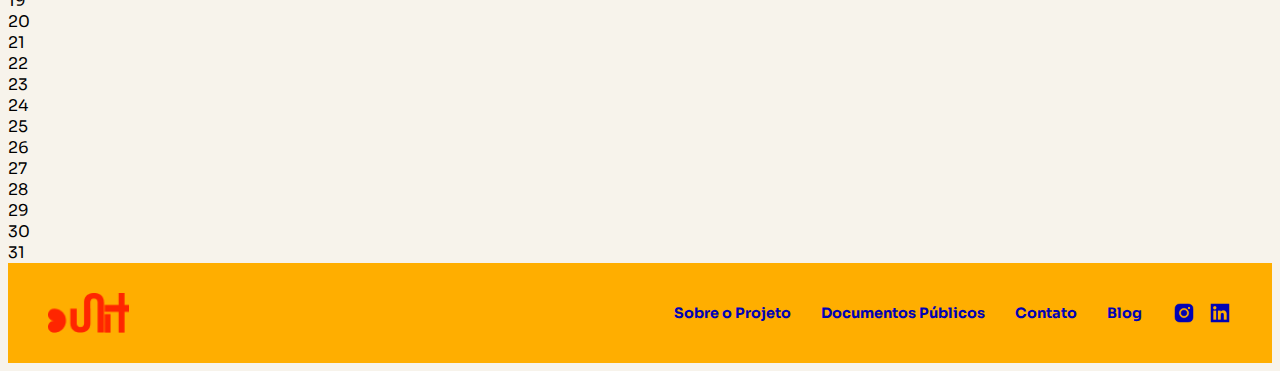
<file: dashboard-admin.html>
<!DOCTYPE html>
<html lang="pt-br">
    <head>
        <meta charset="UTF-8">
        <meta name="viewport" content="width=device-width, initial-scale=1.0">
        <link rel="stylesheet" href="style.css">
        <link rel="preconnect" href="https://fonts.googleapis.com">
        <link rel="preconnect" href="https://fonts.gstatic.com" crossorigin>
        <link href="https://fonts.googleapis.com/css2?family=Sora:wght@400;600;700&display=swap" rel="stylesheet">
        <link rel="stylesheet" href="https://cdn.jsdelivr.net/npm/swiper@11/swiper-bundle.min.css" />
        <title>Homepage - Projeto Voluntariado</title>

    </head>
    <body id="bg">

        <header class="cabecalho">
            <div class="navnav2">
                    <div class="frame-parent">
                        <div class="group-parent">
                            <a href="index.html">
                                <img src="images\Vector.png" alt="Logo da SUht">
                            </a>
                        
                                <div class="group-parent">
                                    <div class="projetos"> <a href="sobre.html">Sobre</a></div>
                                    <div class="projetos"><a href="#">Projetos</a></div>
                                    <div class="projetos"><a href="#">Seja Voluntário</a></div>
                                    <div class="projetos"><a href="#">Seja Doador</a></div>
                                    <div class="projetos"><a href="#">Blog</a></div>
                                    <div class="projetos"><a href="#">Contato</a></div>
                                </div>
                        </div>
                        <div class="button-parent">
                            <a href="#" class="button-card1">Doar Agora</a>

                            <a href="index.html">
                                <img class="social-person" alt="Simbolo de Usuário" src="images\user.png">
                            </a>
                        </div>
                    </div>
            </div>
        </header>

        <main class="dashboard-container">

            <aside class="dashboard-sidebar">
                <div class="sidebar-logo">
                    <a href="index.html">
                        <img src="images\Vector.png" alt="Logo da SUht">
                    </a>
                </div>

                <nav class="dashboard-nav">
                    <ul>
                        <li><a href="#" class="active">Dashboard</a></li> 
                        <li><a href="#">Gerenciamento ONG's</a></li>
                        <li><a href="#">Gerenciamento Doadores</a></li>
                        <li><a href="#">Gerenciamento Voluntários</a></li>
                        <li><a href="#">Gerenciamento Doações</a></li>
                        <li><a href="#">Calendários</a></li>
                        <li><a href="#">Postagens</a></li>
                        <li><a href="#">Relatórios</a></li>
                        <li><a href="#">Configurações</a></li>
                        <li><a href="#">Sair</a></li>
                    </ul>
                </nav>
            </aside>
        
            <section class="dashboard-content">

                <div class="dashboard-header">
                    <h1>Dashboard</h1>
                    <h2>Digitaliza o Futuro</h2>
                </div>
            
                <div class="stats-cards-container">

                    <div class="stat-card blue-card"> <p>Valor Arrecadado</p>
                        <span>R$150.000</span>
                        <small>Nos últimos 5 meses</small>
                    </div>

                    <div class="stat-card">
                        <p>Doadores</p>
                        <span>136</span>
                        <small>Nos últimos 6 meses</small>
                    </div>
                
                    <div class="stat-card">
                        <p>Voluntários</p>
                        <span>60</span>
                        <small>Em atividade</small>
                    </div>
                
                    <div class="stat-card">
                        <p>Ações Realizadas</p>
                        <span>235</span>
                        <small>Desde o cadastro</small>
                    </div>
                
                </div>
            
                <div class="main-widgets-container">

                    <div class="widget-card" id="donors-widget">
                        <h4>Últimos Doadores</h4>

                        <ul class="donor-list">
                            <li class="donor-item">
                                <div class="avatar-circle"></div>
                                <span class="donor-name">Fulano de Tal</span>
                                <span class="donor-amount">R$150,00</span>
                            </li>
                            <li class="donor-item">
                                <div class="avatar-circle"></div>
                                <span class="donor-name">Fulano de Tal</span>
                                <span class="donor-amount">R$150,00</span>
                            </li>
                            <li class="donor-item">
                                <div class="avatar-circle"></div>
                                <span class="donor-name">Fulano de Tal</span>
                                <span class="donor-amount">R$150,00</span>
                            </li>
                            <li class="donor-item">
                                <div class="avatar-circle"></div>
                                <span class="donor-name">Fulano de Tal</span>
                                <span class="donor-amount">R$150,00</span>
                            </li>
                            <li class="donor-item">
                                <div class="avatar-circle"></div>
                                <span class="donor-name">Fulano de Tal</span>
                                <span class="donor-amount">R$150,00</span>
                            </li>
                        </ul>

                        <a href="#" class="ver-todos-btn">Ver Todos</a>
                    </div>

                    <div class="widget-card" id="calendar-widget-container">
                        <h4>Próximas Ações</h4>

                        <div id="calendar-widget"></div>
                    </div>
                </div>
            
            </section>
        
        </main>

        <footer>
            <div class="footer-logo">
                <a href="index.html">
                    <img src="images\Vector.png" alt="Logo da SUht">
                </a>
            </div>
        
            <nav class="footer-nav">
                <ul>
                    <li><a href="sobre.html">Sobre o Projeto</a></li> 
                    <li><a href="#">Documentos Públicos</a></li>
                    <li><a href="#">Contato</a></li>
                    <li><a href="#">Blog</a></li> 

                    <li class="icons-media-item"> 

                        <div class="icons-media">
                            <a href="#"><img class="social-media" alt="Ícone do Instagram" src="images/instagram.png">
                            </a>

                            <a href="#"><img class="social-media" alt="Ícone do LinkedIn" src="images/linkedin.png">
                            </a>
                        </div>
                    
                    </li>

                </ul>
            </nav>
        </footer>

        <script src="https://cdn.jsdelivr.net/npm/swiper@11/swiper-bundle.min.js"></script>
        <script src="main.js"></script>
    </body>
</html>
</file>
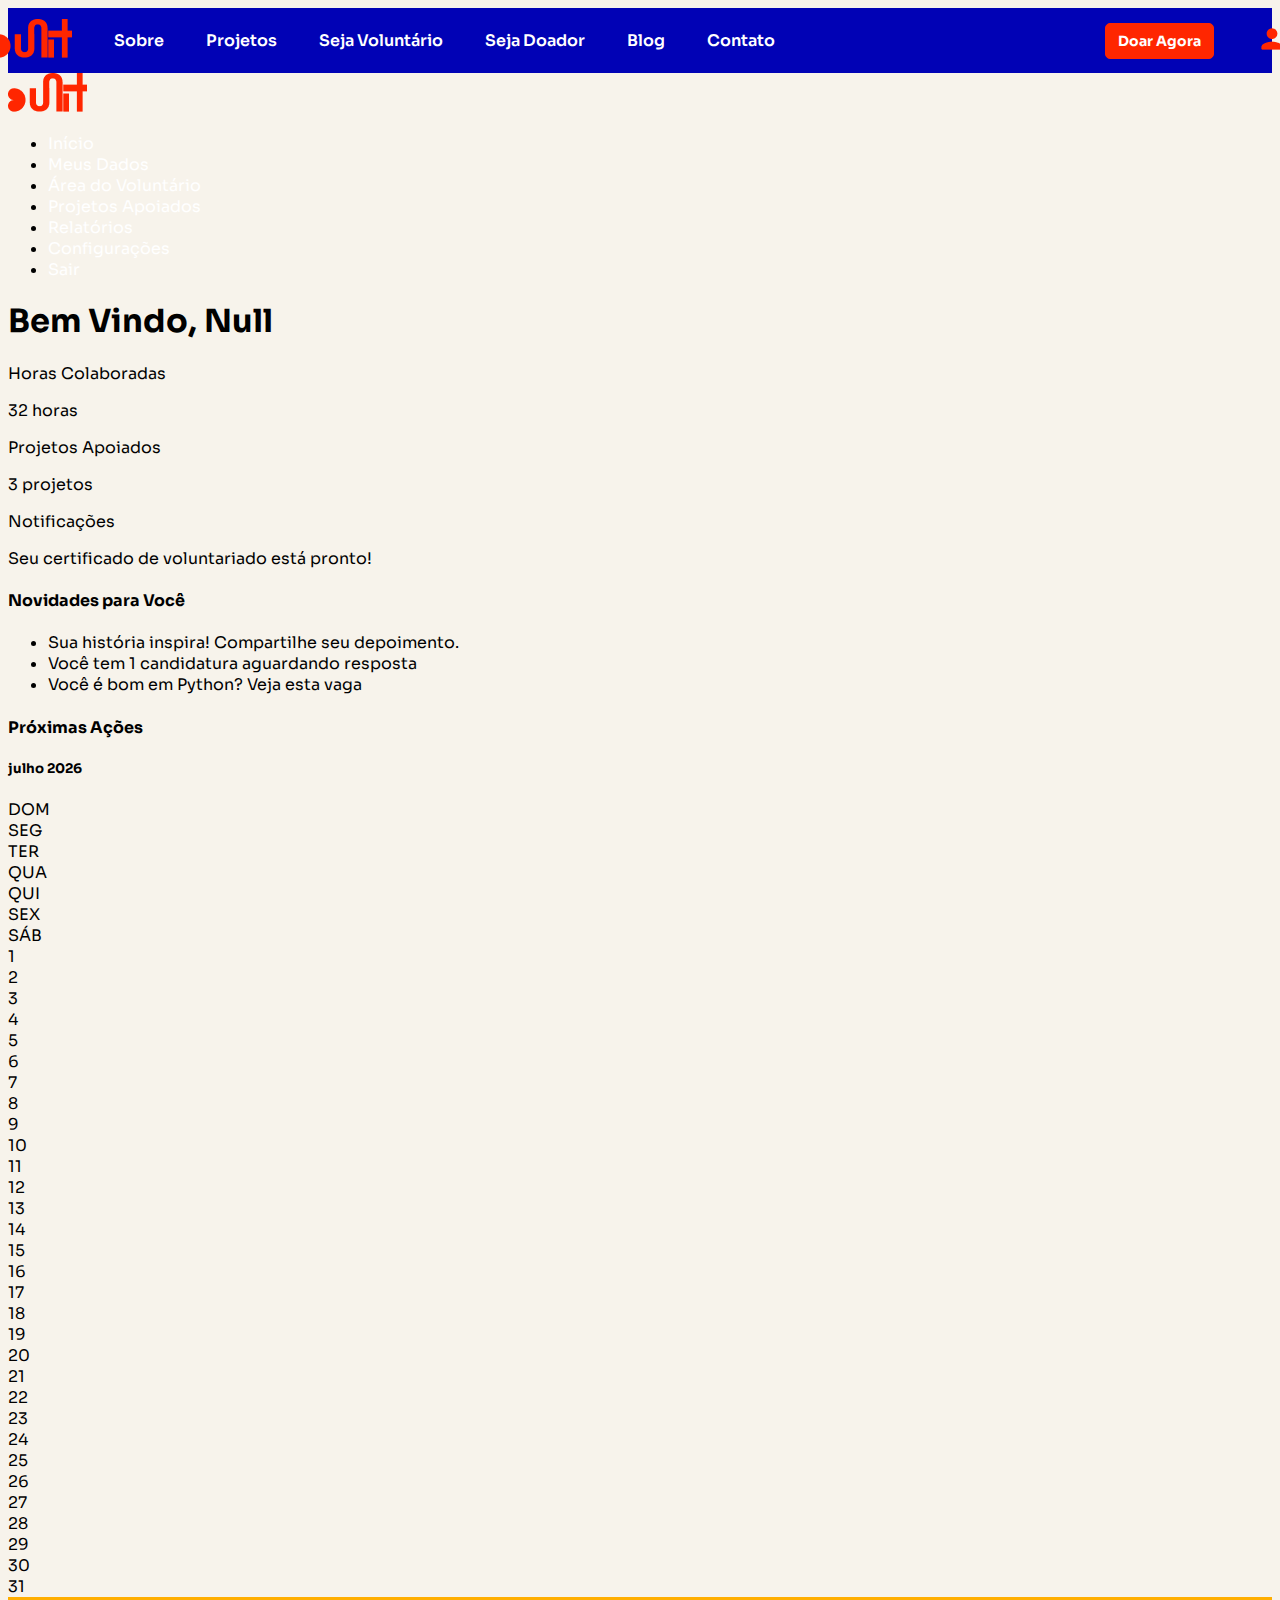
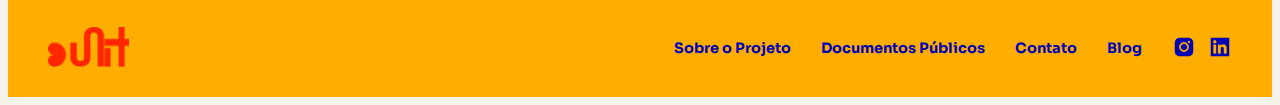
<file: dashboard-cliente.html>
<!DOCTYPE html>
<html lang="pt-br">
    <head>
        <meta charset="UTF-8">
        <meta name="viewport" content="width=device-width, initial-scale=1.0">
        <link rel="stylesheet" href="style.css">
        <link rel="preconnect" href="https://fonts.googleapis.com">
        <link rel="preconnect" href="https://fonts.gstatic.com" crossorigin>
        <link href="https://fonts.googleapis.com/css2?family=Sora:wght@400;600;700&display=swap" rel="stylesheet">
        <link rel="stylesheet" href="https://cdn.jsdelivr.net/npm/swiper@11/swiper-bundle.min.css" />
        <title>Homepage - Projeto Voluntariado</title>

    </head>
    <body id="bg">

        <header class="cabecalho">
            <div class="navnav2">
                    <div class="frame-parent">
                        <div class="group-parent">
                            <a href="index.html">
                                <img src="images\Vector.png" alt="Logo da SUht">
                            </a>
                        
                                <div class="group-parent">
                                    <div class="projetos"> <a href="sobre.html">Sobre</a></div>
                                    <div class="projetos"><a href="#">Projetos</a></div>
                                    <div class="projetos"><a href="#">Seja Voluntário</a></div>
                                    <div class="projetos"><a href="#">Seja Doador</a></div>
                                    <div class="projetos"><a href="#">Blog</a></div>
                                    <div class="projetos"><a href="#">Contato</a></div>
                                </div>
                        </div>
                        <div class="button-parent">
                            <a href="#" class="button-card1">Doar Agora</a>

                            <a href="index.html">
                                <img class="social-person" alt="Simbolo de Usuário" src="images\user.png">
                            </a>
                        </div>
                    </div>
            </div>
        </header>

        <main class="dashboard-container">

            <aside class="dashboard-sidebar">
                <div class="sidebar-logo">
                    <a href="index.html">
                        <img src="images\Vector.png" alt="Logo da SUht">
                    </a>
                </div>

                <nav class="dashboard-nav">
                    <ul>
                        <li><a href="#">Início</a></li>
                        <li><a href="#">Meus Dados</a></li>
                        <li><a href="#" class="active">Área do Voluntário</a></li>
                        <li><a href="#">Projetos Apoiados</a></li>
                        <li><a href="#">Relatórios</a></li>
                        <li><a href="#">Configurações</a></li>
                        <li><a href="#">Sair</a></li>
                    </ul>
                </nav>
            </aside>
        
            <section class="dashboard-content">

                <h1>Bem Vindo, Null</h1> <div class="stats-cards-container">
                    <div class="stat-card">
                        <p>Horas Colaboradas</p>
                        <span>32 horas</span>
                    </div>
                    <div class="stat-card">
                        <p>Projetos Apoiados</p>
                        <span>3 projetos</span>
                    </div>
                    <div class="stat-card notifications-card">
                        <p>Notificações</p>
                        <span>Seu certificado de voluntariado está pronto!</span>
                    </div>
                </div>
            
                <div class="main-widgets-container">

                    <div class="widget-card" id="news-widget">
                        <h4>Novidades para Você</h4>
                        <ul>
                            <li class="urgent">Sua história inspira! Compartilhe seu depoimento.</li>
                            <li>Você tem 1 candidatura aguardando resposta</li>
                            <li>Você é bom em Python? Veja esta vaga</li>
                        </ul>
                    </div>

                    <div class="widget-card" id="calendar-widget-container">
                        <h4>Próximas Ações</h4>

                        <div id="calendar-widget"></div>
                    </div>
                </div>
            
            </section>
        
        </main>

        <footer>
            <div class="footer-logo">
                <a href="index.html">
                    <img src="images\Vector.png" alt="Logo da SUht">
                </a>
            </div>
        
            <nav class="footer-nav">
                <ul>
                    <li><a href="sobre.html">Sobre o Projeto</a></li> 
                    <li><a href="#">Documentos Públicos</a></li>
                    <li><a href="#">Contato</a></li>
                    <li><a href="#">Blog</a></li> 

                    <li class="icons-media-item"> 

                        <div class="icons-media">
                            <a href="#"><img class="social-media" alt="Ícone do Instagram" src="images/instagram.png">
                            </a>

                            <a href="#"><img class="social-media" alt="Ícone do LinkedIn" src="images/linkedin.png">
                            </a>
                        </div>
                    
                    </li>

                </ul>
            </nav>
        </footer>

        <script src="https://cdn.jsdelivr.net/npm/swiper@11/swiper-bundle.min.js"></script>
        <script src="main.js"></script>
    </body>
</html>
</file>
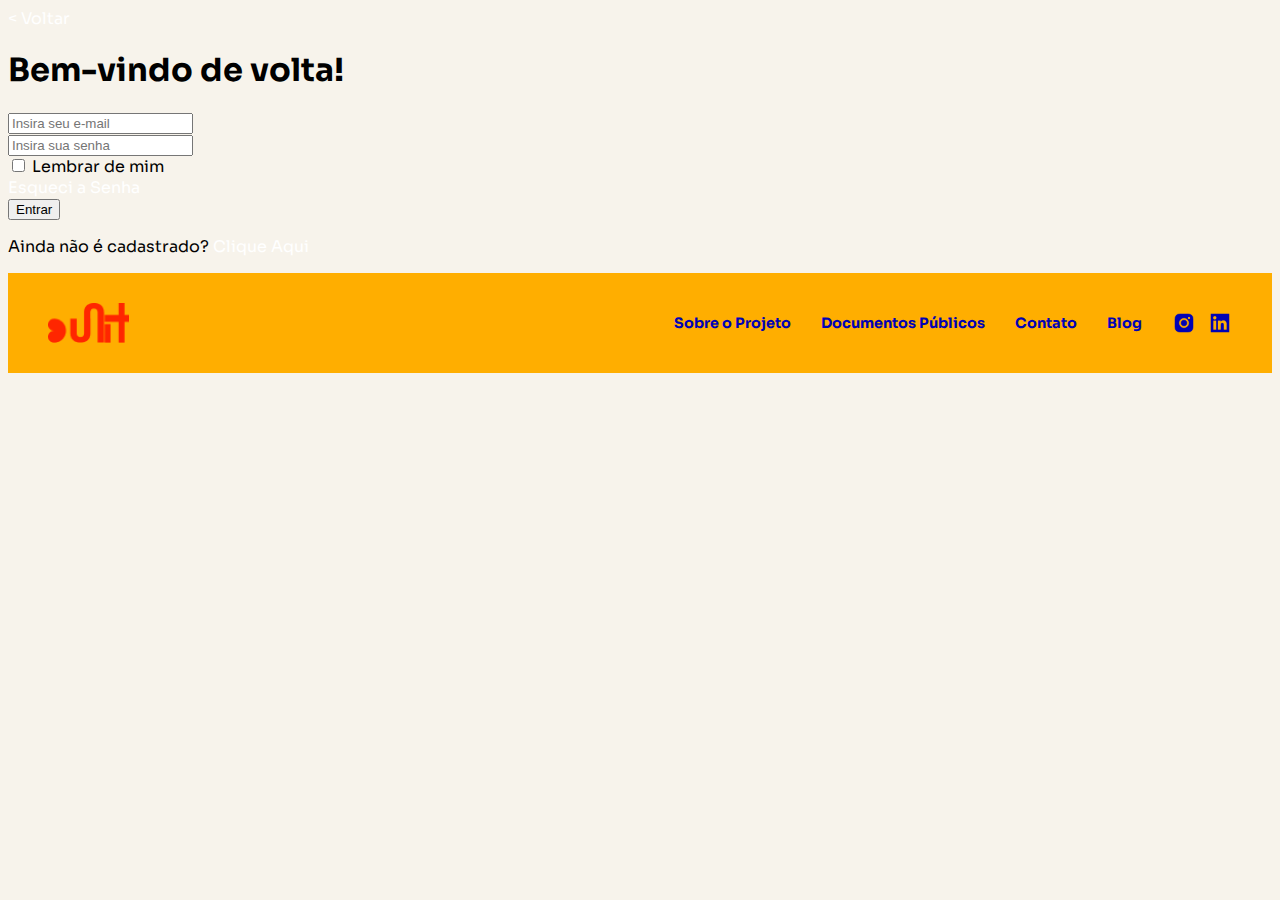
<file: login.html>
<!DOCTYPE html>
<html lang="pt-br">
    <head>
        <meta charset="UTF-8">
        <meta name="viewport" content="width=device-width, initial-scale=1.0">
        <link rel="stylesheet" href="style.css">
        <link rel="preconnect" href="https://fonts.googleapis.com">
        <link rel="preconnect" href="https://fonts.gstatic.com" crossorigin>
        <link href="https://fonts.googleapis.com/css2?family=Sora:wght@400;600;700&display=swap" rel="stylesheet">
        <link rel="stylesheet" href="https://cdn.jsdelivr.net/npm/swiper@11/swiper-bundle.min.css" />
        <title>Homepage - Projeto Voluntariado</title>

    </head>
    <body id="bg">

        <main class="login-container">

            <div class="login-graphic">
            </div>

            <div class="login-form-area">
        
            <div class="form-wrapper">

            <a href="index.html" class="back-link">&lt; Voltar</a>

            <h1>Bem-vindo de volta!</h1>

            <form action="#" method="POST">
                
                <div>
                    <label for="email" class="sr-only">Insira seu e-mail</label>
                    <input type="email" id="email" name="email" placeholder="Insira seu e-mail">
                </div>

                <div>
                    <label for="senha" class="sr-only">Insira sua senha</label>
                    <input type="password" id="senha" name="senha" placeholder="Insira sua senha">
                </div>

                <div class="form-helpers">
                    <div class="checkbox-container">
                        <input type="checkbox" id="lembrar" name="lembrar">
                        <label for="lembrar">Lembrar de mim</label>
                    </div>
                    <a href="#" class="forgot-password">Esqueci a Senha</a>
                </div>

                <button type="submit" class="button-outline-login">Entrar</button>

            </form>

            <p class="signup-link">
                Ainda não é cadastrado? <a href="#">Clique Aqui</a>
            </p>

            </div> </div>
        </main>


        <footer>
            <div class="footer-logo">
                <a href="index.html">
                    <img src="images\Vector.png" alt="Logo da SUht">
                </a>
            </div>
        
            <nav class="footer-nav">
                <ul>
                    <li><a href="sobre.html">Sobre o Projeto</a></li> 
                    <li><a href="#">Documentos Públicos</a></li>
                    <li><a href="#">Contato</a></li>
                    <li><a href="#">Blog</a></li> 

                    <li class="icons-media-item"> 

                        <div class="icons-media">
                            <a href="#"><img class="social-media" alt="Ícone do Instagram" src="images/instagram.png">
                            </a>

                            <a href="#"><img class="social-media" alt="Ícone do LinkedIn" src="images/linkedin.png">
                            </a>
                        </div>
                    
                    </li>

                </ul>
            </nav>
        </footer>

        <script src="https://cdn.jsdelivr.net/npm/swiper@11/swiper-bundle.min.js"></script>
        <script src="main.js"></script>
    </body>
</html>
</file>
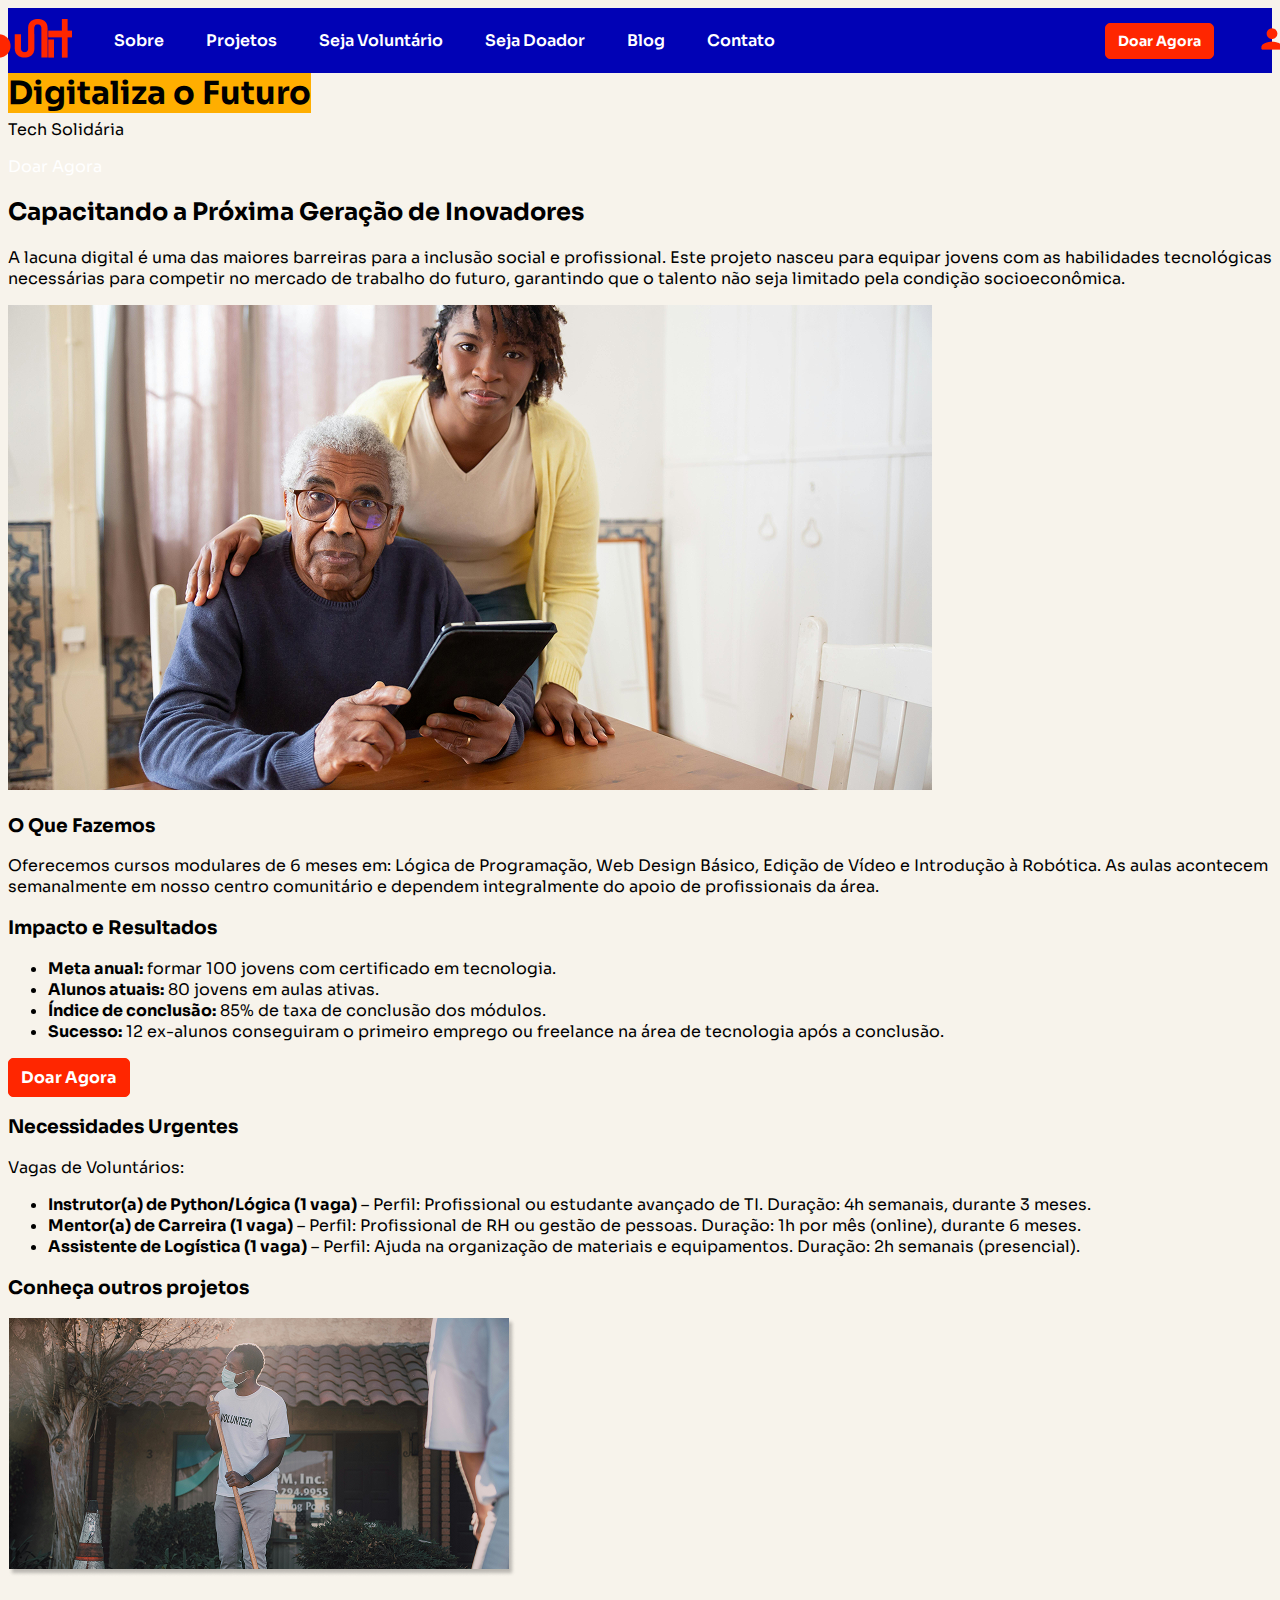
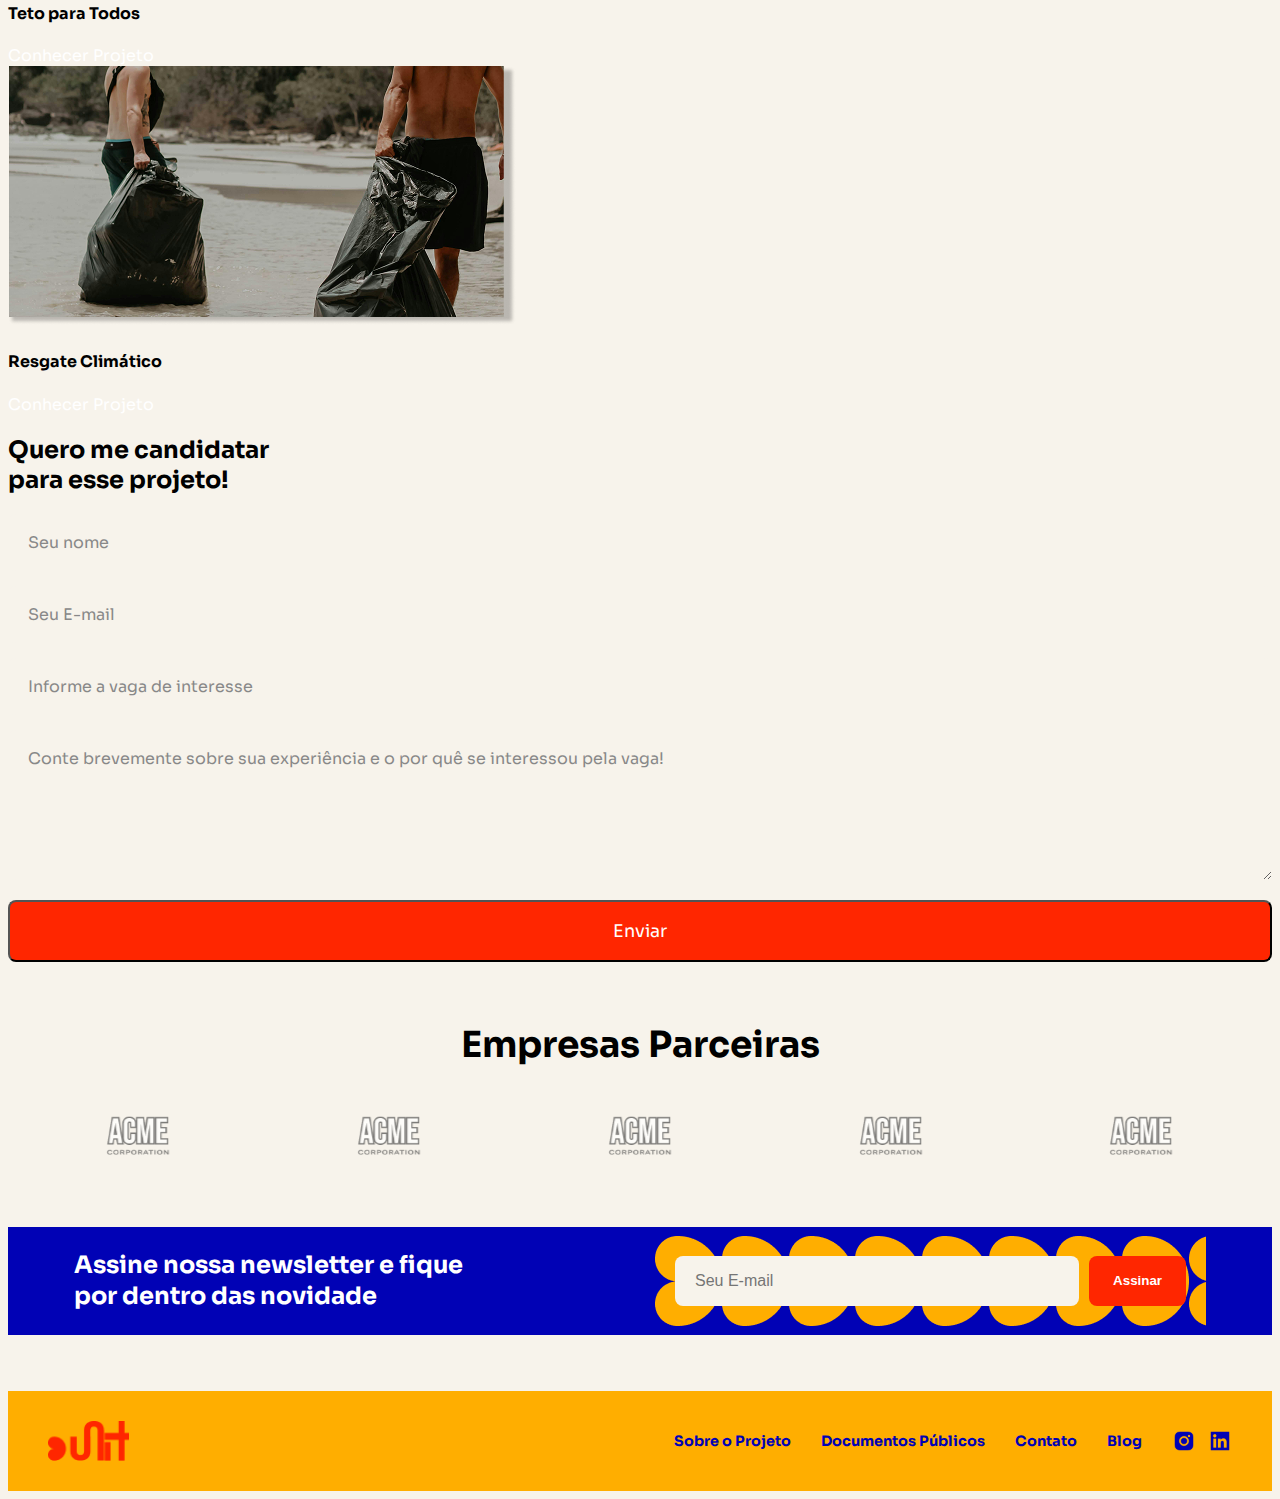
<file: projeto-detalhe.html>
<!DOCTYPE html>
<html lang="pt-br">
    <head>
        <meta charset="UTF-8">
        <meta name="viewport" content="width=device-width, initial-scale=1.0">
        <link rel="stylesheet" href="style.css">
        <link rel="preconnect" href="https://fonts.googleapis.com">
        <link rel="preconnect" href="https://fonts.gstatic.com" crossorigin>
        <link href="https://fonts.googleapis.com/css2?family=Sora:wght@400;600;700&display=swap" rel="stylesheet">
        <link rel="stylesheet" href="https://cdn.jsdelivr.net/npm/swiper@11/swiper-bundle.min.css" />
        <title>Homepage - Projeto Voluntariado</title>

    </head>
    <body id="bg">

        <header class="cabecalho">
            <div class="navnav2">
                    <div class="frame-parent">
                        <div class="group-parent">
                            <a href="index.html">
                                <img src="images\Vector.png" alt="Logo da SUht">
                            </a>
                        
                                <div class="group-parent">
                                    <div class="projetos"> <a href="sobre.html">Sobre</a></div>
                                    <div class="projetos"><a href="#">Projetos</a></div>
                                    <div class="projetos"><a href="#">Seja Voluntário</a></div>
                                    <div class="projetos"><a href="#">Seja Doador</a></div>
                                    <div class="projetos"><a href="#">Blog</a></div>
                                    <div class="projetos"><a href="#">Contato</a></div>
                                </div>
                        </div>
                        <div class="button-parent">
                            <a href="#" class="button-card1">Doar Agora</a>

                            <a href="index.html">
                                <img class="social-person" alt="Simbolo de Usuário" src="images\user.png">
                            </a>
                        </div>
                    </div>
            </div>
        </header>

        <main>

         <section id="hero1">
                <h1 class="title_sobre">Digitaliza o Futuro</h1>
                <p class="text_sobre">Tech Solidária</p>
                <a href="#" class="button-card2">Doar Agora</a>
        </section>

           <section id="project-detail">
    
    <div class="project-detail-container">

        <article class="project-main-content">
            
            <h2>Capacitando a Próxima Geração de Inovadores</h2>
            <p>A lacuna digital é uma das maiores barreiras para a inclusão social e profissional. Este projeto nasceu para equipar jovens com as habilidades tecnológicas necessárias para competir no mercado de trabalho do futuro, garantindo que o talento não seja limitado pela condição socioeconômica.</p>
            
            <img src="images\Frame 613.png" alt="Pessoa mais velha e pessoa mais nova olhando para um tablet">

            <h3>O Que Fazemos</h3>
            <p>Oferecemos cursos modulares de 6 meses em: Lógica de Programação, Web Design Básico, Edição de Vídeo e Introdução à Robótica. As aulas acontecem semanalmente em nosso centro comunitário e dependem integralmente do apoio de profissionais da área.</p>

            <h3>Impacto e Resultados</h3>
            <ul>
                <li><strong>Meta anual:</strong> formar 100 jovens com certificado em tecnologia.</li>
                <li><strong>Alunos atuais:</strong> 80 jovens em aulas ativas.</li>
                <li><strong>Índice de conclusão:</strong> 85% de taxa de conclusão dos módulos.</li>
                <li><strong>Sucesso:</strong> 12 ex-alunos conseguiram o primeiro emprego ou freelance na área de tecnologia após a conclusão.</li>
            </ul>

            <a href="#" class="button-card1">Doar Agora</a>

            <h3>Necessidades Urgentes</h3>
            <p>Vagas de Voluntários:</p>
            <ul>
                <li><strong>Instrutor(a) de Python/Lógica (1 vaga)</strong> – Perfil: Profissional ou estudante avançado de TI. Duração: 4h semanais, durante 3 meses.</li>
                <li><strong>Mentor(a) de Carreira (1 vaga)</strong> – Perfil: Profissional de RH ou gestão de pessoas. Duração: 1h por mês (online), durante 6 meses.</li>
                <li><strong>Assistente de Logística (1 vaga)</strong> – Perfil: Ajuda na organização de materiais e equipamentos. Duração: 2h semanais (presencial).</li>
            </ul>

        </article>

        <aside class="project-sidebar">
            
            <h3>Conheça outros projetos</h3>

            <article class="sidebar-card">
                <img src="images\Frame 19.png" alt="Voluntário entregando mantimentos">
                <div class="sidebar-card-content">
                    <h4>Teto para Todos</h4>
                    
                    <a href="#" class="button-sidebar">Conhecer Projeto</a>
                </div>
            </article>

            <article class="sidebar-card">
                <img src="images\Frame 22.png" alt="Voluntário limpando praia">
                <div class="sidebar-card-content">
                    <h4>Resgate Climático</h4>
                    <a href="#" class="button-sidebar">Conhecer Projeto</a>
                </div>
            </article>

        </aside>

        </div>
        </section>

            <section id="contact-proj">
                <div class="contact-text1">
                    <h2>Quero me candidatar <br>para esse projeto!</h2>
                </div>

                <div class="contact-form">
                    <form action="#" method="POST"> <div>
                            <label for="nome">Seu Nome</label>
                            <input type="text" id="nome" name="nome" placeholder="Seu nome">
                        </div>
                        
                        <div>
                            <label for="email">Seu E-mail</label>
                            <input type="email" id="email" name="email" placeholder="Seu E-mail">
                        </div>

                        <div>
                            <label for="assunto">Assunto</label>
                            <input type="text" id="assunto" name="assunto" placeholder="Informe a vaga de interesse">
                        </div>
                        
                        <div>
                            <label for="mensagem">Mensagem</label>
                            <textarea id="mensagem" name="mensagem" placeholder="Conte brevemente sobre sua experiência e o por quê se interessou pela vaga!"></textarea>
                        </div>
                    
                        <button type="submit" class="button-4">Enviar</button>

                    </form>
                </div>
            </section>

            <section id="partners">
                <h2>Empresas Parceiras</h2>
                
                <div class="swiper partner-carousel">
                    
                    <div class="swiper-wrapper">
                        
                        <div class="swiper-slide">
                            <a href="index.html">
                            <img src="images/Logo-acme.png" alt="Logo da empresa ACME">
                            </a>                        </div>
                        
                        <div class="swiper-slide">
                            <a href="index.html">
                            <img src="images/Logo-acme.png" alt="Logo da empresa ACME">
                            </a>                        </div>
                        
                        <div class="swiper-slide">
                            <a href="index.html">
                            <img src="images/Logo-acme.png" alt="Logo da empresa ACME">
                            </a>                        </div>
                        
                        <div class="swiper-slide">
                            <a href="index.html">
                            <img src="images/Logo-acme.png" alt="Logo da empresa ACME">
                            </a>                        </div>
                        
                        <div class="swiper-slide">
                            <a href="index.html">
                            <img src="images/Logo-acme.png" alt="Logo da empresa ACME">
                            </a>                        </div>
                        
                        <div class="swiper-slide">
                            <a href="index.html">
                            <img src="images/Logo-acme.png" alt="Logo da empresa ACME">
                            </a>
                        </div>

                    </div> 
                </div> 
            </section>
            <section id="newsletter">

                <div class="newsletter-text">
                    <h2>Assine nossa newsletter e fique <br>por dentro das novidade</h2>
                </div>
            
                <div class="newsletter-form-container">

                    <div class="form-wavy-background">

                        <form action="#" method="POST">
                            <label for="newsletter-email" class="sr-only">Seu E-mail</label>
                            <input type="email" id="newsletter-email" name="email" placeholder="Seu E-mail">

                            <button type="submit" class="button-3">Assinar</button>
                        </form>
                    
                    </div>
                </div>
            </section>
        </main>

        <footer>
            <div class="footer-logo">
                <a href="index.html">
                    <img src="images\Vector.png" alt="Logo da SUht">
                </a>
            </div>
        
            <nav class="footer-nav">
                <ul>
                    <li><a href="sobre.html">Sobre o Projeto</a></li> 
                    <li><a href="#">Documentos Públicos</a></li>
                    <li><a href="#">Contato</a></li>
                    <li><a href="#">Blog</a></li> 

                    <li class="icons-media-item"> 

                        <div class="icons-media">
                            <a href="#"><img class="social-media" alt="Ícone do Instagram" src="images/instagram.png">
                            </a>

                            <a href="#"><img class="social-media" alt="Ícone do LinkedIn" src="images/linkedin.png">
                            </a>
                        </div>
                    
                    </li>

                </ul>
            </nav>
        </footer>

        <script src="https://cdn.jsdelivr.net/npm/swiper@11/swiper-bundle.min.js"></script>
        <script src="main.js"></script>
    </body>
</html>
</file>
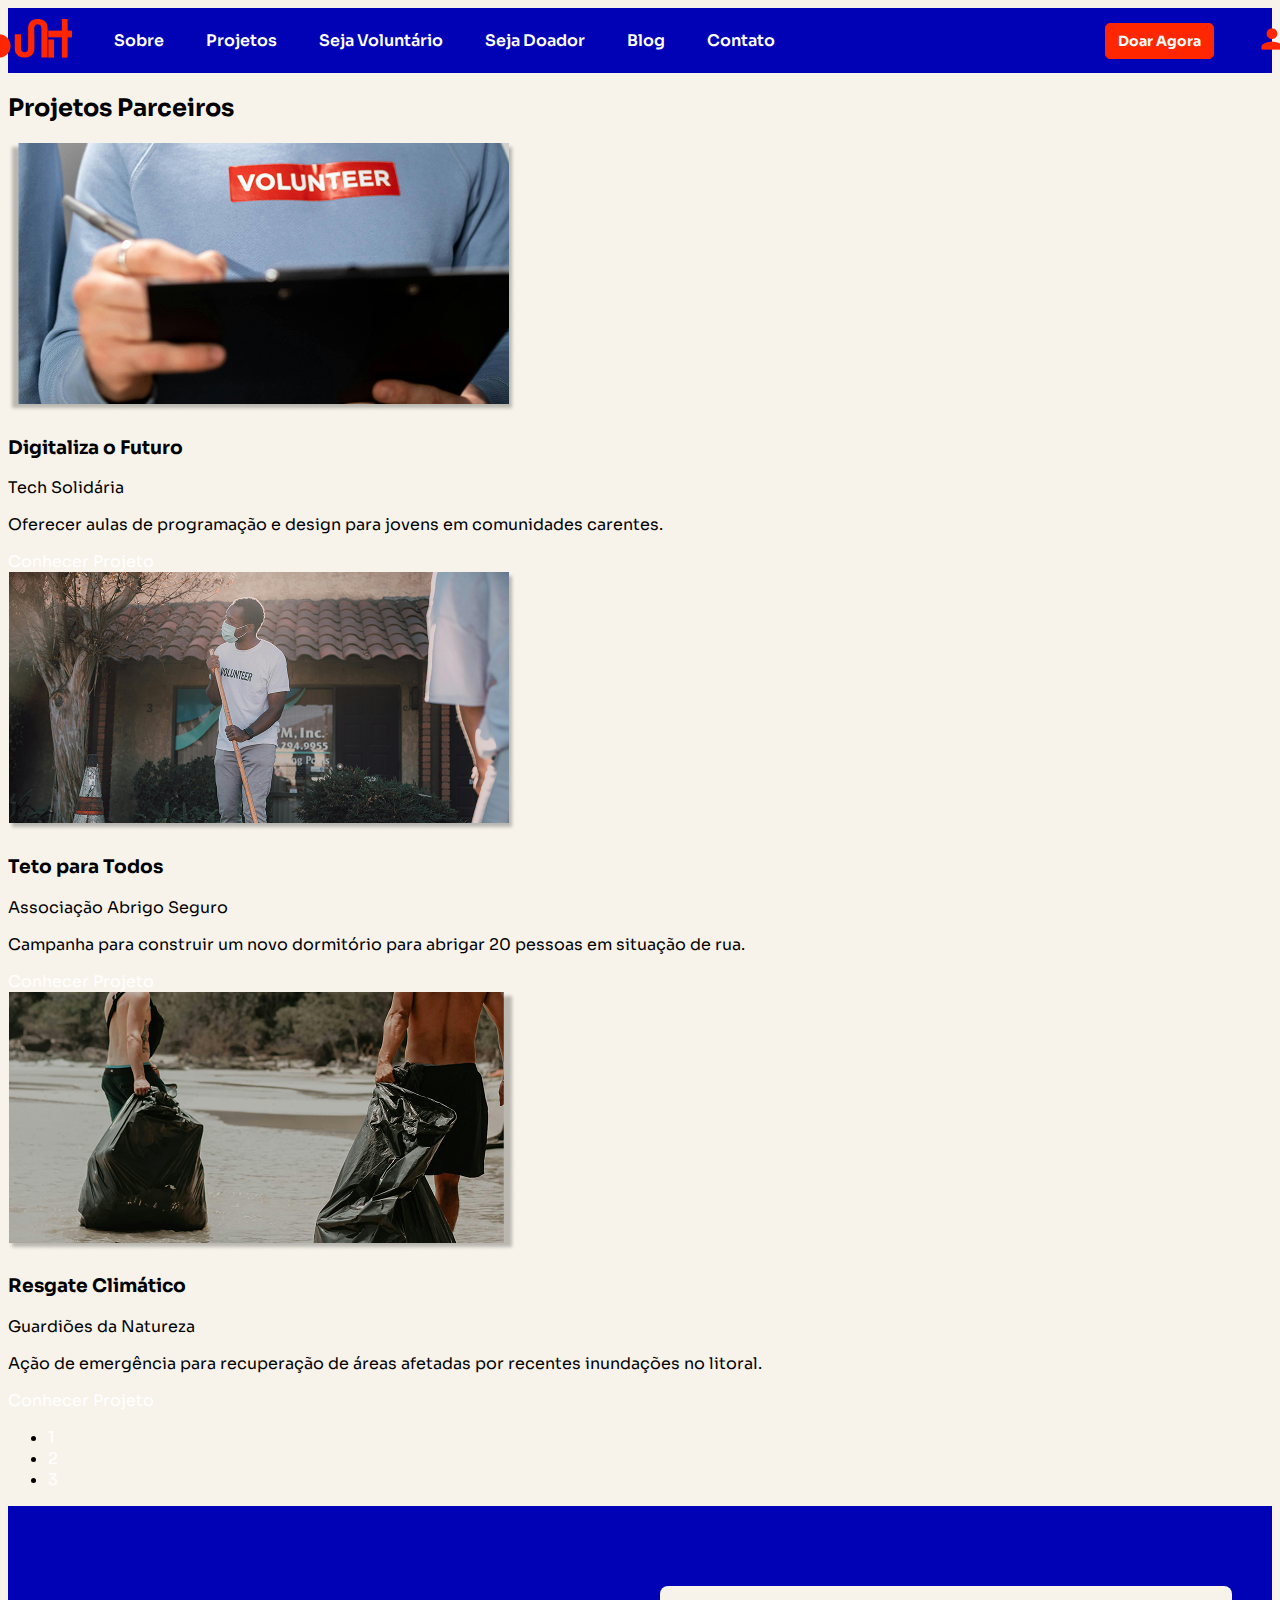
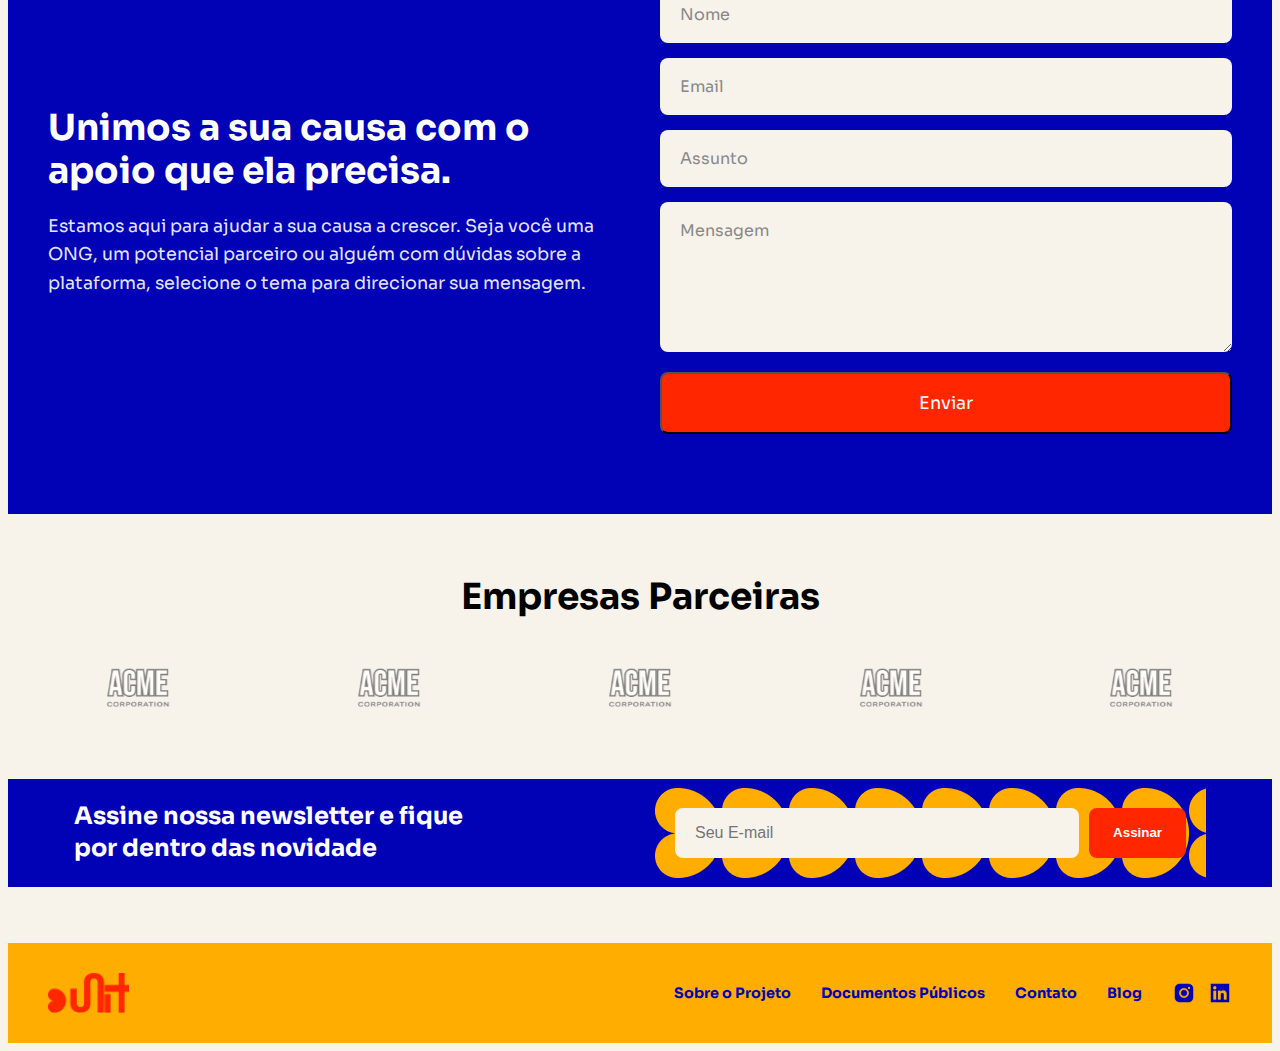
<file: projetos.html>
<!DOCTYPE html>
<html lang="pt-br">
    <head>
        <meta charset="UTF-8">
        <meta name="viewport" content="width=device-width, initial-scale=1.0">
        <link rel="stylesheet" href="style.css">
        <link rel="preconnect" href="https://fonts.googleapis.com">
        <link rel="preconnect" href="https://fonts.gstatic.com" crossorigin>
        <link href="https://fonts.googleapis.com/css2?family=Sora:wght@400;600;700&display=swap" rel="stylesheet">
        <link rel="stylesheet" href="https://cdn.jsdelivr.net/npm/swiper@11/swiper-bundle.min.css" />
        <title>Homepage - Projeto Voluntariado</title>

    </head>
    <body id="bg">

        <header class="cabecalho">
            <div class="navnav2">
                    <div class="frame-parent">
                        <div class="group-parent">
                            <a href="index.html">
                                <img src="images\Vector.png" alt="Logo da SUht">
                            </a>
                        
                                <div class="group-parent">
                                    <div class="projetos"> <a href="sobre.html">Sobre</a></div>
                                    <div class="projetos"><a href="#">Projetos</a></div>
                                    <div class="projetos"><a href="#">Seja Voluntário</a></div>
                                    <div class="projetos"><a href="#">Seja Doador</a></div>
                                    <div class="projetos"><a href="#">Blog</a></div>
                                    <div class="projetos"><a href="#">Contato</a></div>
                                </div>
                        </div>
                        <div class="button-parent">
                            <a href="#" class="button-card1">Doar Agora</a>

                            <a href="index.html">
                                <img class="social-person" alt="Simbolo de Usuário" src="images\user.png">
                            </a>
                        </div>
                    </div>
            </div>
        </header>

        <main>

            <section id="partner-projects">
    
                <div class="projects-wrapper">

                <h2>Projetos Parceiros</h2>

                <div class="projects-list">

                <article class="project-card">
                    <div class="project-image">
                        <img src="images\Frame 18.png" alt="Voluntário com camisa 'Volunteer' preenchendo prancheta">
                    </div>
                    <div class="project-content">
                        <h3>Digitaliza o Futuro</h3>
                        <p class="project-author">Tech Solidária</p>
                        <p>Oferecer aulas de programação e design para jovens em comunidades carentes.</p>

                        <a href="#" class="button-outline">Conhecer Projeto</a>
                    </div>
                </article>

                <article class="project-card">
                    <div class="project-image">
                        <img src="images\Frame 19.png" alt="Voluntário entregando mantimentos">
                    </div>
                    <div class="project-content">
                        <h3>Teto para Todos</h3>
                        <p class="project-author">Associação Abrigo Seguro</p>
                        <p>Campanha para construir um novo dormitório para abrigar 20 pessoas em situação de rua.</p>
                        <a href="#" class="button-outline">Conhecer Projeto</a>
                    </div>
                </article>

                <article class="project-card">
                    <div class="project-image">
                        <img src="images\Frame 22.png" alt="Voluntário limpando praia">
                    </div>
                    <div class="project-content">
                        <h3>Resgate Climático</h3>
                        <p class="project-author">Guardiões da Natureza</p>
                        <p>Ação de emergência para recuperação de áreas afetadas por recentes inundações no litoral.</p>
                        <a href="#" class="button-outline">Conhecer Projeto</a>
                    </div>
                </article>

                </div> <nav class="pagination-nav" aria-label="Paginação de projetos">
                <ul class="pagination">
                    <li>
                        <a href="#" class="page-number current" aria-current="page">1</a>
                    </li>
                    <li><a href="#" class="page-number">2</a></li>
                    <li><a href="#" class="page-number">3</a></li>
                    </ul>
                </nav>

                </div> 
            </section>

            <section id="contact">
                <div class="contact-text">
                    <h2>Unimos a sua causa com o apoio que ela precisa.</h2>
                    <p>Estamos aqui para ajudar a sua causa a crescer. Seja você uma ONG, um potencial parceiro ou alguém com dúvidas sobre a plataforma, selecione o tema para direcionar sua mensagem.</p>
                </div>

                <div class="contact-form">
                    <form action="#" method="POST"> <div>
                            <label for="nome">Seu Nome</label>
                            <input type="text" id="nome" name="nome" placeholder="Nome">
                        </div>
                        
                        <div>
                            <label for="email">Seu E-mail</label>
                            <input type="email" id="email" name="email" placeholder="Email">
                        </div>

                        <div>
                            <label for="assunto">Assunto</label>
                            <input type="text" id="assunto" name="assunto" placeholder="Assunto">
                        </div>
                        
                        <div>
                            <label for="mensagem">Mensagem</label>
                            <textarea id="mensagem" name="mensagem" placeholder="Mensagem"></textarea>
                        </div>
                    
                        <button type="submit" class="button-4">Enviar</button>

                    </form>
                </div>
            </section>

            <section id="partners">
                <h2>Empresas Parceiras</h2>
                
                <div class="swiper partner-carousel">
                    
                    <div class="swiper-wrapper">
                        
                        <div class="swiper-slide">
                            <a href="index.html">
                            <img src="images/Logo-acme.png" alt="Logo da empresa ACME">
                            </a>                        </div>
                        
                        <div class="swiper-slide">
                            <a href="index.html">
                            <img src="images/Logo-acme.png" alt="Logo da empresa ACME">
                            </a>                        </div>
                        
                        <div class="swiper-slide">
                            <a href="index.html">
                            <img src="images/Logo-acme.png" alt="Logo da empresa ACME">
                            </a>                        </div>
                        
                        <div class="swiper-slide">
                            <a href="index.html">
                            <img src="images/Logo-acme.png" alt="Logo da empresa ACME">
                            </a>                        </div>
                        
                        <div class="swiper-slide">
                            <a href="index.html">
                            <img src="images/Logo-acme.png" alt="Logo da empresa ACME">
                            </a>                        </div>
                        
                        <div class="swiper-slide">
                            <a href="index.html">
                            <img src="images/Logo-acme.png" alt="Logo da empresa ACME">
                            </a>
                        </div>

                    </div> 
                </div> 
            </section>
            <section id="newsletter">

                <div class="newsletter-text">
                    <h2>Assine nossa newsletter e fique <br>por dentro das novidade</h2>
                </div>
            
                <div class="newsletter-form-container">

                    <div class="form-wavy-background">

                        <form action="#" method="POST">
                            <label for="newsletter-email" class="sr-only">Seu E-mail</label>
                            <input type="email" id="newsletter-email" name="email" placeholder="Seu E-mail">

                            <button type="submit" class="button-3">Assinar</button>
                        </form>
                    
                    </div>
                </div>
            </section>
        </main>

        <footer>
            <div class="footer-logo">
                <a href="index.html">
                    <img src="images\Vector.png" alt="Logo da SUht">
                </a>
            </div>
        
            <nav class="footer-nav">
                <ul>
                    <li><a href="sobre.html">Sobre o Projeto</a></li> 
                    <li><a href="#">Documentos Públicos</a></li>
                    <li><a href="#">Contato</a></li>
                    <li><a href="#">Blog</a></li> 

                    <li class="icons-media-item"> 

                        <div class="icons-media">
                            <a href="#"><img class="social-media" alt="Ícone do Instagram" src="images/instagram.png">
                            </a>

                            <a href="#"><img class="social-media" alt="Ícone do LinkedIn" src="images/linkedin.png">
                            </a>
                        </div>
                    
                    </li>

                </ul>
            </nav>
        </footer>

        <script src="https://cdn.jsdelivr.net/npm/swiper@11/swiper-bundle.min.js"></script>
        <script src="main.js"></script>
    </body>
</html>
</file>
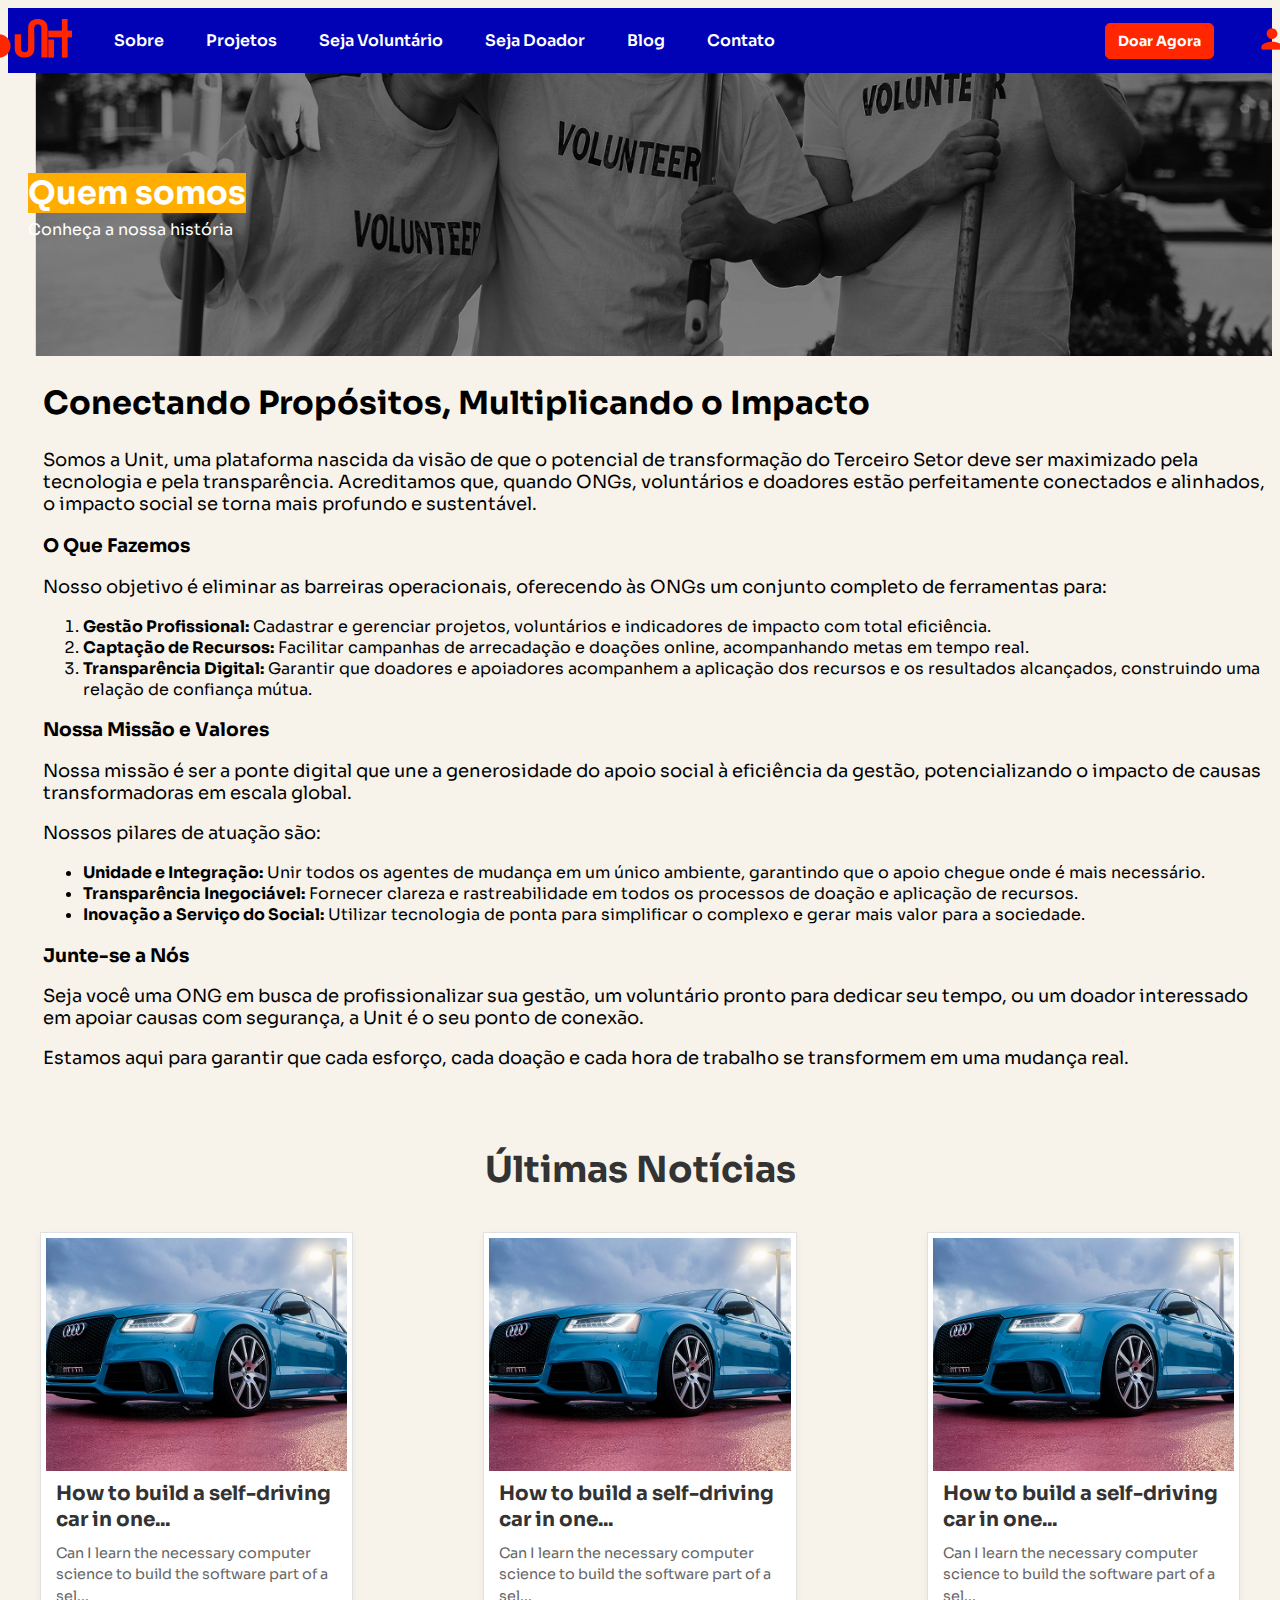
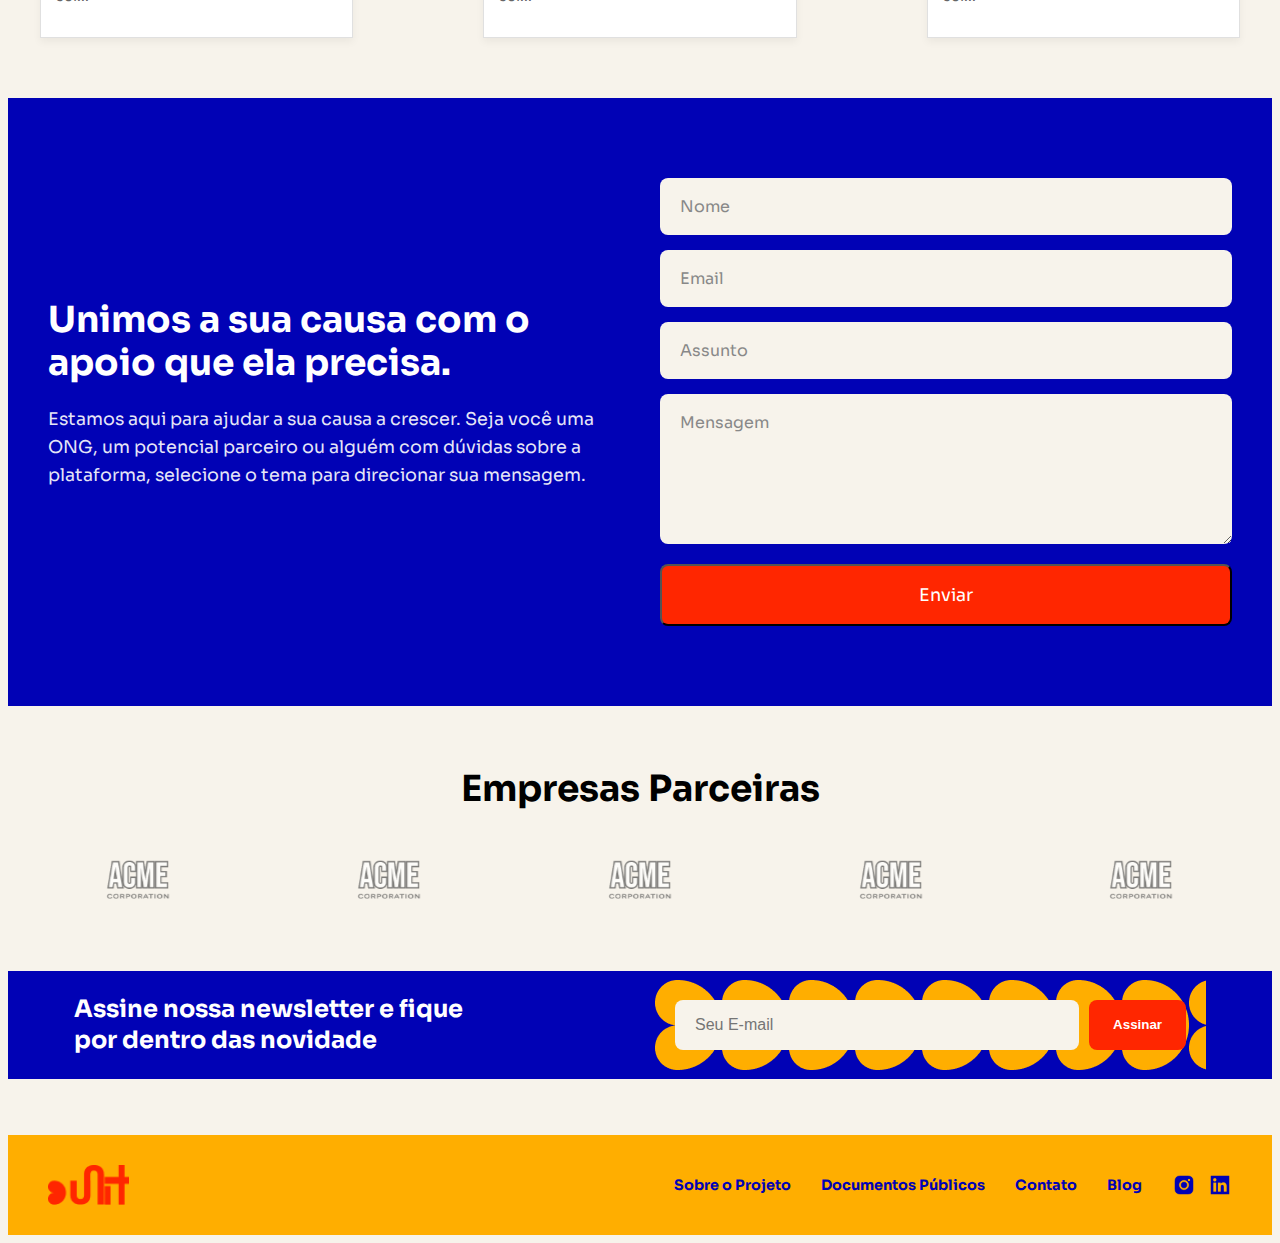
<file: quem-somos.html>
<!DOCTYPE html>
<html lang="pt-br">
    <head>
        <meta charset="UTF-8">
        <meta name="viewport" content="width=device-width, initial-scale=1.0">
        <link rel="stylesheet" href="style.css">
        <link rel="preconnect" href="https://fonts.googleapis.com">
        <link rel="preconnect" href="https://fonts.gstatic.com" crossorigin>
        <link href="https://fonts.googleapis.com/css2?family=Sora:wght@400;600;700&display=swap" rel="stylesheet">
        <link rel="stylesheet" href="https://cdn.jsdelivr.net/npm/swiper@11/swiper-bundle.min.css" />
        <title>Homepage - Projeto Voluntariado</title>

    </head>
    <body id="bg">

        <header class="cabecalho">
            <div class="navnav2">
                    <div class="frame-parent">
                        <div class="group-parent">
                            <a href="index.html">
                                <img src="images\Vector.png" alt="Logo da SUht">
                            </a>
                        
                                <div class="group-parent">
                                    <div class="projetos"> <a href="sobre.html">Sobre</a></div>
                                    <div class="projetos"><a href="#">Projetos</a></div>
                                    <div class="projetos"><a href="#">Seja Voluntário</a></div>
                                    <div class="projetos"><a href="#">Seja Doador</a></div>
                                    <div class="projetos"><a href="#">Blog</a></div>
                                    <div class="projetos"><a href="#">Contato</a></div>
                                </div>
                        </div>
                        <div class="button-parent">
                            <a href="#" class="button-card1">Doar Agora</a>

                            <a href="index.html">
                                <img class="social-person" alt="Simbolo de Usuário" src="images\user.png">
                            </a>
                        </div>
                    </div>
            </div>
        </header>

        <main>

            <section id="hero">
                <h1 class="title_sobre">Quem somos</h1>
                <p class="text_sobre">Conheça a nossa história</p>
                
            </section>

            <section id="about-content">
    
                <div class="content-wrapper">
                
                    <h2>Conectando Propósitos, Multiplicando o Impacto</h2>
                
                    <p>Somos a Unit, uma plataforma nascida da visão de que o potencial de transformação do Terceiro Setor deve ser maximizado pela tecnologia e pela transparência. Acreditamos que, quando ONGs, voluntários e doadores estão perfeitamente conectados e alinhados, o impacto social se torna mais profundo e sustentável.</p>
                

                    <h3>O Que Fazemos</h3>
                    <p>Nosso objetivo é eliminar as barreiras operacionais, oferecendo às ONGs um conjunto completo de ferramentas para:</p>
                
                    <ol>
                        <li><strong>Gestão Profissional:</strong> Cadastrar e gerenciar projetos, voluntários e indicadores de impacto com total eficiência.</li>
                        <li><strong>Captação de Recursos:</strong> Facilitar campanhas de arrecadação e doações online, acompanhando metas em tempo real.</li>
                        <li><strong>Transparência Digital:</strong> Garantir que doadores e apoiadores acompanhem a aplicação dos recursos e os resultados alcançados, construindo uma relação de confiança mútua.</li>
                    </ol>
                

                    <h3>Nossa Missão e Valores</h3>
                    <p>Nossa missão é ser a ponte digital que une a generosidade do apoio social à eficiência da gestão, potencializando o impacto de causas transformadoras em escala global.</p>
                    <p>Nossos pilares de atuação são:</p>

                    <ul>
                        <li><strong>Unidade e Integração:</strong> Unir todos os agentes de mudança em um único ambiente, garantindo que o apoio chegue onde é mais necessário.</li>
                        <li><strong>Transparência Inegociável:</strong> Fornecer clareza e rastreabilidade em todos os processos de doação e aplicação de recursos.</li>
                        <li><strong>Inovação a Serviço do Social:</strong> Utilizar tecnologia de ponta para simplificar o complexo e gerar mais valor para a sociedade.</li>
                    </ul>
                

                    <h3>Junte-se a Nós</h3>
                    <p>Seja você uma ONG em busca de profissionalizar sua gestão, um voluntário pronto para dedicar seu tempo, ou um doador interessado em apoiar causas com segurança, a Unit é o seu ponto de conexão.</p>
                    <p>Estamos aqui para garantir que cada esforço, cada doação e cada hora de trabalho se transformem em uma mudança real.</p>
                
                </div>
            </section>

            <section id="news">
                <h2>Últimas Notícias</h2>

                <div class="news-container">
                    
                    <article class="news-card">
                        <a href="index.html"> 
                        <img src="images\car.png" alt="Carro azul esportivo">
                        
                        <div class="news-content">
                            <h3>How to build a self-driving car in one...</h3>
                            <p>Can I learn the necessary computer science to build the software part of a sel...</p>
                        </div>
                        </a>
                    </article>

                    <article class="news-card">
                        <a href="index.html"> 
                        <img src="images\car.png" alt="Carro azul esportivo">
                        
                        <div class="news-content">
                            <h3>How to build a self-driving car in one...</h3>
                            <p>Can I learn the necessary computer science to build the software part of a sel...</p>
                        </div>
                        </a>
                    </article>

                    <article class="news-card">
                        <a href="index.html"> 
                        <img src="images\car.png" alt="Carro azul esportivo">
                        
                        <div class="news-content">
                            <h3>How to build a self-driving car in one...</h3>
                            <p>Can I learn the necessary computer science to build the software part of a sel...</p>
                        </div>
                        </a>
                    </article>
                    
                </div>
            </section>

            <section id="contact">
                <div class="contact-text">
                    <h2>Unimos a sua causa com o apoio que ela precisa.</h2>
                    <p>Estamos aqui para ajudar a sua causa a crescer. Seja você uma ONG, um potencial parceiro ou alguém com dúvidas sobre a plataforma, selecione o tema para direcionar sua mensagem.</p>
                </div>

                <div class="contact-form">
                    <form action="#" method="POST"> <div>
                            <label for="nome">Seu Nome</label>
                            <input type="text" id="nome" name="nome" placeholder="Nome">
                        </div>
                        
                        <div>
                            <label for="email">Seu E-mail</label>
                            <input type="email" id="email" name="email" placeholder="Email">
                        </div>

                        <div>
                            <label for="assunto">Assunto</label>
                            <input type="text" id="assunto" name="assunto" placeholder="Assunto">
                        </div>
                        
                        <div>
                            <label for="mensagem">Mensagem</label>
                            <textarea id="mensagem" name="mensagem" placeholder="Mensagem"></textarea>
                        </div>
                    
                        <button type="submit" class="button-4">Enviar</button>

                    </form>
                </div>
            </section>

            <section id="partners">
                <h2>Empresas Parceiras</h2>
                
                <div class="swiper partner-carousel">
                    
                    <div class="swiper-wrapper">
                        
                        <div class="swiper-slide">
                            <a href="index.html">
                            <img src="images/Logo-acme.png" alt="Logo da empresa ACME">
                            </a>                        </div>
                        
                        <div class="swiper-slide">
                            <a href="index.html">
                            <img src="images/Logo-acme.png" alt="Logo da empresa ACME">
                            </a>                        </div>
                        
                        <div class="swiper-slide">
                            <a href="index.html">
                            <img src="images/Logo-acme.png" alt="Logo da empresa ACME">
                            </a>                        </div>
                        
                        <div class="swiper-slide">
                            <a href="index.html">
                            <img src="images/Logo-acme.png" alt="Logo da empresa ACME">
                            </a>                        </div>
                        
                        <div class="swiper-slide">
                            <a href="index.html">
                            <img src="images/Logo-acme.png" alt="Logo da empresa ACME">
                            </a>                        </div>
                        
                        <div class="swiper-slide">
                            <a href="index.html">
                            <img src="images/Logo-acme.png" alt="Logo da empresa ACME">
                            </a>
                        </div>

                    </div> 
                </div> 
            </section>
            <section id="newsletter">

                <div class="newsletter-text">
                    <h2>Assine nossa newsletter e fique <br>por dentro das novidade</h2>
                </div>
            
                <div class="newsletter-form-container">

                    <div class="form-wavy-background">

                        <form action="#" method="POST">
                            <label for="newsletter-email" class="sr-only">Seu E-mail</label>
                            <input type="email" id="newsletter-email" name="email" placeholder="Seu E-mail">

                            <button type="submit" class="button-3">Assinar</button>
                        </form>
                    
                    </div>
                </div>
            </section>
        </main>

        <footer>
            <div class="footer-logo">
                <a href="index.html">
                    <img src="images\Vector.png" alt="Logo da SUht">
                </a>
            </div>
        
            <nav class="footer-nav">
                <ul>
                    <li><a href="sobre.html">Sobre o Projeto</a></li> 
                    <li><a href="#">Documentos Públicos</a></li>
                    <li><a href="#">Contato</a></li>
                    <li><a href="#">Blog</a></li> 

                    <li class="icons-media-item"> 

                        <div class="icons-media">
                            <a href="#"><img class="social-media" alt="Ícone do Instagram" src="images/instagram.png">
                            </a>

                            <a href="#"><img class="social-media" alt="Ícone do LinkedIn" src="images/linkedin.png">
                            </a>
                        </div>
                    
                    </li>

                </ul>
            </nav>
        </footer>

        <script src="https://cdn.jsdelivr.net/npm/swiper@11/swiper-bundle.min.js"></script>
        <script src="main.js"></script>
    </body>
</html>
</file>
<file: style.css>
#bg {
	background-color: #f7f3eb; 
	padding: 0;
	border: none;
	font-family: Sora;
    
}

.navnav2 {
  	width: 100%;
  	height: 65px;
  	position: relative;
  	background-color: #0102B5;
  	display: flex;
  	flex-direction: column;
  	align-items: center;
  	justify-content: center;
  	padding: 16px 70px;
  	box-sizing: border-box;
  	text-align: left;
  	font-size: 16px;
  	color: #fff;
  	font-family: Sora;
}
.frame-parent {
  	width: 1295px;
  	display: flex;
  	align-items: center;
  	justify-content: space-between;
  	gap: 20px;
}
.group-parent {
  	display: flex;
  	align-items: center;
  	gap: 42px;
	text-decoration: none;
}
.frame-child {
  	height: 38.7px;
  	width: 79px;
  	position: relative;
}
.sobre {
  	height: 21px;
  	width: 50px;
  	position: relative;
  	line-height: 20px;
  	font-weight: 600;
  	display: inline-block;
  	flex-shrink: 0;
	color: #fff;	
}
.projetos {
  	position: relative;
  	line-height: 20px;
  	font-weight: 600;
	text-decoration: none;
	color: #fff;
}
.button-parent {
  	display: flex;
  	align-items: flex-end;
  	justify-content: flex-end;
  	gap: 42px;
  	font-size: 14px;
}
.button {
  	display: flex;
  	flex-direction: column;
  	align-items: center;
  	background-color: #ff2600;
}
.button2 {
  	border-radius: 6px;
  	background-color: #ff2600;
  	display: flex;
  	flex-direction: column;
  	align-items: center;
  	padding: 8px 12px;
}

.button-card1 {
	display: inline-block;
    padding: 8px 12px;
    border: 1px solid #ff2600;
    color: #fff;
	background-color: #FF2600;
    text-decoration: none;
    border-radius: 5px;
    font-weight: bold;
    transition: all 0.3s ease;
	text-align: center;
}



.button-card1:hover {
    background-color: white;
    color: #0102B5; /* Cor azul escura */
}
.elements {
  	display: flex;
  	align-items: center;
}
.social-person {
  	height: 32px;
  	width: 32px;
  	position: relative;
  	object-fit: contain;
}

.title_main {
  	width: 100%;
  	position: relative;
  	font-size: 36px;
  	line-height: 51px;
  	font-weight: 600;
  	font-family: Sora;
  	color: #fff;
  	text-align: center;
  	display: inline-block;
}

.text_main {
  	width: 100%;
  	position: relative;
  	font-size: 20px;
  	line-height: 30px;
  	font-family: Sora;
  	color: #fff;
  	text-align: center;
  	display: inline-block;
}

#hero {
	background-color: #f7f3eb; 
    background-image: url('images/Frame 497.png');
    background-size: cover;
    background-position: center;
    background-repeat: no-repeat;
    color: white;
    padding: 100px 20px;
}

.hero-buttons {
    display: flex;
    align-items: center;
    justify-content: center;
    position: relative;
    gap: 56px;
    line-height: 28px;
    font-weight: 600;
    

}

.button-primary {
    position: relative;
    border-radius: 8px;
    border: 2px solid #ff2600;
    box-sizing: border-box;
    width: 170px;
    height: 56px;
    display: flex;
    flex-direction: column;
    align-items: center;
    padding: 14px 18px;
    text-align: left;
    font-size: 16px;
    color: #ff2600;
	font-family: Sora;
    text-decoration: none;
}

.button-primary:hover {
    background-color: white;
    color: #0102B5; /* Cor azul escura */
}

.button-secondary {
    position: relative;
    border-radius: 8px;
    border: 2px solid #ff2600;
    box-sizing: border-box;
    width: 135px;
    height: 56px;
    display: flex;
    flex-direction: column;
    align-items: center;
    padding: 14px 18px;
    text-align: left;
    font-size: 16px;
    color: #fff;
    background-color: #ff2600;
	font-family: Sora;
    text-decoration: none;
}

.button-secondary:hover {
    background-color: white;
    color: #0102B5; /* Cor azul escura */
}

#para {
	background-color: #f7f3eb; 
	display: flex;
    align-items: center; 
    gap: 40px; 
    max-width: 1200px; 
    margin-left: auto;  
    margin-right: auto;  
    padding: 40px 20px; 
    margin-top: 50px;
    margin-bottom: 50px;
}

.para-coluna-texto {
    flex: 1; 
}

.para-coluna-imagem {
    flex: 1; 
}

a {
	text-decoration: none;
	color: #fff;
}

.image-para {
	width: 100%;
	position: relative;
	max-width: 100%;
	overflow: hidden;
	max-height: 100%;
	object-fit: cover;
}

.title-para {
	width: 100%;
	position: relative;
	display: flex;
	flex-direction: column;
	align-items: flex-start;
	gap: 36px;
	text-align: left;
	font-size: 32px;
	color: #000;
	font-family: Sora;
}

.causas-text {
  	width: 100%;
  	position: relative;
  	font-size: 36px;
  	line-height: 38px;
  	font-weight: 600;
  	font-family: Sora;
  	color: #000;
  	text-align: center;
  	display: inline-block;
}

/*
 * Secção Causas (Carrossel)
 */
#causes {
    /* Cor de fundo creme/bege */
    background-color: #f7f3eb; 
    padding: 60px 20px;
    text-align: center;
}

#causes h2 {
    font-size: 2.25rem; /* (Ajusta o tamanho) */
    color: #333;
    margin-bottom: 40px;
}

/* * O Card (O conteúdo DENTRO do swiper-slide)
 */
.cause-card {
    /* O Swiper cuida da largura, nós cuidamos da aparência */
    width: 100%; 
    background-color: #ffffff; /* Azul escuro do teu design */

    /* Isso garante que a imagem e o conteúdo azul 
       fiquem "presos" dentro das bordas arredondadas */
    overflow: hidden; 
    
    /* (Opcional) Sombra suave */
    box-shadow: 0 4px 12px rgba(0, 0, 0, 0.1);
}

.cause-card img {
    width: 100%;
    height: 200px; /* (Define uma altura fixa para as imagens) */
    
    /* Garante que a imagem cubra a área sem distorcer */
    object-fit: cover; 
    display: block;
	border: none;
	display: block;
}

/* * A parte azul do card 
 */
.card-content {

    padding-left: 24px;
    padding-right: 24px; 
    padding-top: 30px;
    padding-bottom: 30px;
    text-align: center; 
    color: #ff2600;
	background-color: #0102B5;
}

.card-content h3 {
    font-size: 1.5rem;
    margin-top: 0;
    margin-bottom: 8px;
	
}

.card-content p {
    font-size: 1rem;
    margin-bottom: 20px;
    opacity: 0.8; /* Torna o subtítulo um pouco mais suave */
}

/* * O botão "Conhecer Projeto" (estilo "outline")
 */
.button-card {
	display: inline-block;
    padding: 10px 18px;
    border: 1px solid #ff2600;
    color: #ff2600;
    text-decoration: none;
    border-radius: 5px;
    font-weight: bold;
    transition: all 0.3s ease;
	text-align: center;
}

.button-card:hover {
    background-color: white;
    color: #0102B5; /* Cor azul escura */
}

/*
 * Container do botão vermelho principal
 */
.causes-footer {
    margin-top: 40px;
}

.button-3 {
    /* Aparência */
    display: inline-block; /* Permite aplicar padding e margens */
    background-color: #ff2600; /* Um tom de vermelho forte (ajuste se necessário) */
    color: white;             /* Texto branco */
    border-radius: 8px;       /* Cantos arredondados */
    border: none;             /* Sem borda */
    
    /* Espaçamento */
    padding: 12px 24px;     /* 12px em cima/baixo, 24px nos lados */
    
    /* Texto */
    font-weight: bold;
    text-decoration: none;    /* <-- REMOVE O SUBLINHADO */
    text-align: center;
    
    /* Efeito ao passar o rato (hover) */
    transition: background-color 0.3s ease;
}

/* Efeito ao passar o rato por cima */
.button-3:hover {
    background-color: #ff2600d3; /* Um tom de vermelho mais escuro */
    cursor: pointer;          /* Mostra a "mãozinha" */
}

/* * Customização das setas do Swiper (para ficarem iguais ao design)
 * Elas estão levemente visíveis na tua imagem, por cima das fotos.
 */
.swiper-button-prev,
.swiper-button-next {
    /* O Swiper usa '::after' para o ícone da seta */
    color: white; 
    background-color: rgba(0, 0, 0, 0.3); /* Fundo preto semitransparente */
    width: 40px;
    height: 40px;
    border-radius: 50%;
}
/* Reduz o tamanho do ícone da seta */
.swiper-button-prev::after,
.swiper-button-next::after {
    font-size: 1.2rem;
}

/*
 * ========================================
 * SECÇÃO MISSÃO, VISÃO E VALORES
 * ========================================
 */

/* 1. O container da secção inteira (fundo laranja escuro) */
#mission-values {
    /* Cor de fundo laranja escuro do teu design */
    background-color: #FFAE00; /* (Ajusta esta cor se for diferente) */
    
    /* Adiciona espaço interno (em cima/baixo e nos lados) */
    padding: 60px 20px; 
}

/* 2. O Título principal ("Missão, Visão e Valores") */
#mission-values h2 {
    text-align: center; /* Centraliza o título */
    font-size: 2.25rem;  /* Tamanho grande (ajuste) */
    color: #000000;     /* Cor preta */
    margin-top: 0;
    margin-bottom: 40px; /* Espaço abaixo do título */
}

/* 3. O container que "abraça" as 3 caixas (Flexbox) */
.values-container {
    /* Ativa o Flexbox! */
    display: flex;
    
    /* Permite que as caixas quebrem para a linha de baixo em telas pequenas */
    flex-wrap: wrap; 
    
    /* Centraliza as caixas na horizontal */
    justify-content: center; 
    
    /* Cria um espaço de 30px entre as caixas */
    gap: 69px; 
    
    /* (Opcional) Limita a largura máxima para leitura */
    max-width: 1200px;
    margin: 0 auto; /* Centra o container em si */
}

/* 4. As caixas individuais (fundo laranja claro) */
.value-box {
    /* Cor de fundo laranja claro/bege */
    background-color: #FFC64A; /* (Ajusta esta cor) */
    
    /* Espaçamento interno */
    padding: 24px;
    
    /* Cantos levemente arredondados */

    /* --- Comandos Flex --- */
    /* 'flex: 1' diz "ocupe 1 parte do espaço" */
    flex: 1; 
    
    /* Define uma largura mínima para cada caixa, 
       ajudando na quebra de linha (responsividade) */
    min-width: 280px; 
    
    /* Define uma largura máxima, para não esticarem demais */
    max-width: 350px; 
    
    /* Padrão: Centraliza o h3 e o p das duas primeiras caixas */
    text-align: center;
}

/* 5. Títulos das caixas (Missão, Visão, Valores) */
.value-box h3 {
    font-size: 1.8rem;
    color: #000000;
    margin-top: 0;
    margin-bottom: 15px;
}

/* 6. Parágrafos das caixas */
.value-box p {
    font-size: 1rem;
    line-height: 1.6; /* Melhora a legibilidade */
    color: #333; /* Cor de texto escura (não preto puro) */
}

/* * 7. (IMPORTANTE) Ajuste para a caixa de "Valores"
 * Queremos que a lista fique alinhada à esquerda.
 * Usamos ':last-child' para selecionar o último .value-box
 */
.value-box:last-child {
    text-align: left; /* Alinha o h3 e a lista à esquerda */
}

/* 8. Estilização da Lista (dentro da última caixa) */
.value-box:last-child ol {
    margin: 0;
    /* Adiciona o recuo correto para os números */
    padding-left: 25px; 
    color: #333;
    font-size: 1rem;
    line-height: 1.6;
}

/* Espaçamento entre os itens da lista */
.value-box:last-child li {
    margin-bottom: 10px;
}

/*
 * ========================================
 * SECÇÃO ÚLTIMAS NOTÍCIAS
 * ========================================
 */

/* 1. A secção principal (fundo bege) */
#news {
    /* (Reutilizando a cor de fundo bege de antes) */
    background-color: #f7f3eb; 
    padding: 60px 20px;
}

/* 2. Título da Secção */
#news h2 {
    text-align: center;
    font-size: 2.25rem;
    color: #333;
    margin-top: 0;
    margin-bottom: 40px;
}

/* 3. O Container (Flexbox) que segura os cards */
.news-container {
    display: flex;
    justify-content: center; /* Centra os cards */
    flex-wrap: wrap;         /* Permite quebra de linha em telas pequenas */
    gap: 130px;               /* Espaço entre os cards */
    
    /* Limita a largura e centra */
    max-width: 1200px;
    margin: 0 auto; 
}

/* 4. O Card Individual */
.news-card {

	background-color: #ffffff;
    border: 1px solid #e0e0e0;
    overflow: hidden;
    box-shadow: 0 4px 8px rgba(0, 0, 0, 0.05);

    /* --- Comandos Flex --- */
    flex: 1;
    min-width: 280px;
    max-width: 350px; /* (Largura máxima do card) */
    padding: 5px; /* 5px de espaço em TODOS os lados */

    box-sizing: border-box;
}

.news-card:hover {
    transform: translateY(-5px); /* Levanta o card */
    box-shadow: 0 6px 12px rgba(0, 0, 0, 0.1); /* Sombra mais forte */
}

/* 5. A Imagem dentro do Card */
.news-card img {
    width: 100%;
    height: auto; 
    display: block; /* Remove espaços brancos estranhos */
    padding: 0;
}

/* 6. O container do texto */
.news-content {
    /* É ESTE padding que cria o espaço interno
       para todo o texto, abaixo da imagem */
    padding: 10px; 
}

/* 7. Estilização dos textos */

.news-content .category {
    font-size: 0.8rem;
    font-weight: bold;
    text-transform: uppercase;
    color: #888; /* Cinza */
}

.news-content h3 {
    font-size: 1.25rem;
    color: #333;
    margin: 0 0 10px 0;
    line-height: 1.3;
}

.news-content p {
    font-size: 0.9rem;
    color: #666;
    line-height: 1.5;
    margin: 0 0 15px 0;
}

.news-content a {
    font-size: 0.9rem;
    color: #ff2600d3; 
    text-decoration: none;
    font-weight: bold;
}

.news-content a:hover {
    text-decoration: underline;
}

/*
 * ========================================
 * SECÇÃO DE CONTATO
 * ========================================
 */

/* 1. O container da secção inteira (fundo azul) */
#contact {
    /* Cor de fundo azul vivo do teu design */
    background-color: #0102B5; /* (Ajusta esta cor se for diferente) */
    
    /* Cor de texto padrão (branca) para o <h2> e <p> */
    color: white; 
    
    /* Espaçamento interno grande */
    padding: 80px 40px; 
    
    /* --- O Layout de 2 Colunas --- */
    display: flex;
    flex-wrap: wrap; /* Permite quebrar para 1 coluna em telas pequenas */
    gap: 40px;       /* Espaço entre a coluna de texto e a de formulário */
    
    /* (Opcional) Alinha o texto e o formulário pelo centro verticalmente */
    align-items: center; 
}

/* 2. As colunas (Texto e Formulário) */
.contact-text,
.contact-form {
    /* Cada coluna ocupa 1 parte do espaço (cria o 50/50) */
    flex: 1; 
    
    /* Largura mínima para ajudar na quebra de linha (responsividade) */
    min-width: 300px; 
}

/* 3. Estilização da Coluna de Texto */
.contact-text h2 {
    font-size: 2.25rem; /* Tamanho grande */
    font-weight: bold;
    line-height: 1.2;
    margin-top: 0;
    margin-bottom: 20px;
}

.contact-text p {
    font-size: 1.1rem;
    line-height: 1.6;
    opacity: 0.9; /* Torna o parágrafo um pouco mais suave */
	font-family: Sora;
}

/* 4. O Formulário (para empilhar os campos) */
.contact-form form {
    display: flex;
    flex-direction: column; /* Empilha os campos verticalmente */
    font-family: Sora;
    /* Cria um espaço de 15px entre cada campo (input/textarea) */
    gap: 15px; 
}

/* * 5.Esconder as Labels
 * O teu design não mostra as <label> (Nome, Email, etc.),
 * mas elas são essenciais para acessibilidade (leitores de tela).
 * Esta regra "esconde" a label visualmente, mas mantém-na acessível.
 */
.contact-form label {
    position: absolute;
    width: 1px;
    height: 1px;
    padding: 0;
    margin: -1px;
    overflow: hidden;
    clip: rect(0, 0, 0, 0);
    border: 0;
	font-family: Sora;
}

/* 6. Estilização dos campos (Input e Textarea) */
.contact-form input[type="text"],
.contact-form input[type="email"],
.contact-form textarea {
    width: 100%; /* Ocupa 100% da largura da coluna */
    
    /* Cor de fundo bege/creme do teu design */
    background-color: #f7f3eb; 
    font-family: Sora;
    border: none;             /* Remove a borda padrão */
    border-radius: 8px;       /* Cantos arredondados */
    padding: 18px 20px;       /* Espaçamento interno (deixa-o "alto") */
    
    /* Cor do texto que o usuário digita */
    color: #333; 
    font-size: 1rem;
    
    /* (MUITO IMPORTANTE) Garante que o padding não "estoure" a largura */
    box-sizing: border-box; 
}

/* 7. Estilização do texto "placeholder" (o texto cinza) */
.contact-form ::placeholder {
    color: #888; /* Cor cinza para o placeholder */
    opacity: 1;  /* Garante que fique visível */
	font-family: Sora;
}

/* 8. Ajuste específico para o <textarea> */
.contact-form textarea {
    min-height: 150px; /* Define uma altura mínima */
    resize: vertical;    /* Permite ao usuário redimensionar (apenas verticalmente) */
	font-family: Sora;
}

/* 9. O Botão Enviar */

.contact-form button.button-4 {
    width: 100%;
    color: #fff;
    /* (Opcional) Aumenta o padding vertical para ficar mais "robusto" */
    padding-top: 18px;
    padding-bottom: 18px;
    background-color: #FF2600;
	border-radius: 8px;       /* Cantos arredondados */
    /* (Opcional) Aumenta a fonte do botão */
    font-size: 1.1rem; 
	font-family: Sora;
}

.contact-form button.button-4:hover {
    background-color: white;
    color: #0102B5; /* Cor azul escura */
}

/*
 * ========================================
 * SECÇÃO EMPRESAS PARCEIRAS
 * ========================================
 */


#partners {
    /* Reutilizando a cor de fundo bege das outras secções */
    background-color: #f7f3eb; 
    padding: 60px 20px;
    
    /* Garante que o carrossel não fique "colado" nas bordas */
    overflow: hidden;
}

/* 2. Título da Secção */
#partners h2 {
    text-align: center;
    font-size: 2.25rem;
    color: #000;
    margin-top: 0;
    margin-bottom: 40px;
}

/* 3. O Slide (o "contentor" de cada logo) */
.partner-carousel .swiper-slide {

    display: flex;
    align-items: center;
    justify-content: center;
    
    /* O Swiper vai cuidar da largura */
}

/* 4. A Imagem (o logo em si) */
.partner-carousel img {
    /* Define uma largura máxima para o logo não ficar gigante */
    max-width: 150px; 
    
    /* Garante que a altura se ajuste automaticamente */
    height: auto;
    

    filter: grayscale(100%);
    opacity: 0.7;
    
    /* Efeito de transição suave */
    transition: all 0.3s ease;
}


.partner-carousel .swiper-slide:hover img {
    filter: grayscale(0%);
    opacity: 1;
    transform: scale(1.1); /* Aumenta ligeiramente o tamanho */
}

/*
 * ========================================
 * SECÇÃO NEWSLETTER
 * ========================================
 */

/* 1. O container da secção inteira (fundo azul) */
#newsletter {
    /* Cor de fundo azul vivo do teu design */
    background-color: #0102B5; /* (Ajusta este azul se for diferente) */
    color: white;
    
    /* Espaçamento interno */
    padding: 9px 66px; 
    font-family: Sora;

    /* Layout de 2 colunas */
    display: flex;
    justify-content: space-between; /* Um em cada ponta */
    align-items: center;          /* Alinhados ao centro (vertical) */
    margin-bottom: 56px;
    /* Para quebrar em telas pequenas */
    flex-wrap: wrap;              
    gap: 30px;
}

/* 2. Coluna de Texto */
.newsletter-text {
    flex: 1; /* Ocupa 50% do espaço */
    min-width: 300px; /* Largura mínima para quebra de linha */
    font-family: sora;
    font-size: 18px;
}

.newsletter-text h2 {
    font-size: 2.2rem; /* (Ajusta o tamanho) */
    font-weight: bold;
    line-height: 1.3;
    margin: 0;
    font-family: sora;
    font-size: 24px;
}

/* 3. Coluna do Formulário */
.newsletter-form-container {
    flex: 1; /* Ocupa os outros 50% do espaço */
    min-width: 300px;
}

/* * 4. O FUNDO ONDULADO LARANJA
 * (A parte mais importante!)
 */
.form-wavy-background {
    /* *** ATENÇÃO ***
      Substitui 'images/wavy-background.png' pelo caminho
      correto da imagem que exportaste do Figma.
    */
    background-image: url('images/Frame 499.png');
    
    /* Faz a imagem repetir na horizontal (caso tenhas exportado só um "pedaço") */
    background-repeat: repeat-x; 
    
    /* Centraliza a imagem verticalmente */
    
    /* Garante que a imagem caiba, ajustando a sua altura */
    background-size: cover; 
    
    /* Adiciona um espaço INTERNO para o formulário "respirar" */
    padding: 20px; 
}

/* 5. O Formulário (para alinhar input e botão) */
.form-wavy-background form {
    display: flex;
    width: 100%;
    
    /* ==== 1. ADICIONE ESTA LINHA ==== */
    /* Isto cria o espaço que você quer entre o input e o botão */
    gap: 10px; /* (Pode ajustar este valor, ex: 8px, 12px) */
}

/* 6. O Campo de E-mail (o "input" bege) */
.form-wavy-background input[type="email"] {
    flex: 1; 
    background-color: #f7f3eb; 
    border: none;
    padding: 16px 20px;
    font-size: 1rem;
    color: #333;
    outline: none; 
    
    /* ==== 2. MUDANÇA AQUI ==== */
    /* Em vez de arredondar só os cantos da esquerda,
       agora arredondamos TODOS os cantos. */
    border-radius: 8px;
    
    /* (As linhas antigas 'border-top-left-radius' e 
       'border-bottom-left-radius' podem ser apagadas) */
}

/* * 7. O Botão "Assinar" (vermelho) 
 */
.form-wavy-background button.button {
    /* ==== 3. MUDANÇA AQUI ==== */
    /* Apague as linhas que tiravam o arredondamento 
       dos cantos da esquerda: */
    /* border-top-left-radius: 0; */
    /* border-bottom-left-radius: 0; */
    
    /* A sua classe .button já deve ter 'border-radius: 8px;', 
       então não precisamos adicionar nada, apenas remover 
       as regras que o anulavam. */
    
    white-space: nowrap; 
}

/* 8. (ACESSIBILIDADE) Classe para esconder labels */
.sr-only {
    position: absolute;
    width: 1px;
    height: 1px;
    padding: 0;
    margin: -1px;
    overflow: hidden;
    clip: rect(0, 0, 0, 0);
    border: 0;
}

/*
 * ========================================
 * RODAPÉ (FOOTER)
 * ========================================
 */

/* 1. O container principal do rodapé */
footer {
    background-color: #FFAE00; /* Cor de fundo laranja */
    padding: 30px 40px;        /* Espaçamento interno */
    display: flex;             /* Liga o Flexbox */
    justify-content: space-between; /* Logo para a esquerda, Nav para a direita */
    
    /* (CHAVE DE ALINHAMENTO 1) 
       Alinha o LOGO e a NAV (os 2 filhos diretos) verticalmente */
    align-items: center; 
}

/* 2. O Logo */
.footer-logo a {
    display: inline-block; /* Remove espaços extra */
}
.footer-logo img {
    height: 40px; /* Ajusta a altura do logo */
    width: auto; 
    vertical-align: middle; /* Alinhamento fino */
}

/* 3. A Lista de Navegação (<ul>) */
.footer-nav ul {
    list-style: none; /* Remove "bolinhas" */
    margin: 0;
    padding: 0;
    display: flex;    /* Liga o Flexbox para os <li> ficarem horizontais */
    gap: 30px;        /* Espaço GRANDE entre os itens (ex: Blog e Ícones) */
    
    /* (CHAVE DE ALINHAMENTO 2) 
       Alinha todos os <li> (Texto e Ícones) verticalmente */
    align-items: center; 
}

/* 4. Os Links de texto (<a>) */
.footer-nav a {
    color: #0102B5; 
    text-decoration: none; 
    font-weight: bold;
    font-size: 0.9rem;
    transition: color 0.3s ease;
}
.footer-nav a:hover {
    color: #FF2600; /* Vermelho */
}

/* 5. O LI que segura os ícones */
.icons-media-item {
    list-style: none; /* Garante que não há "bolinha" */
}

/* 6. O DIV que segura os ícones (dentro do LI) */
.icons-media {
    display: flex; /* Liga o Flexbox para os ícones ficarem horizontais */
    
    /* (CHAVE DE ALINHAMENTO 3) 
       Alinha os <a> dos ícones (caso um seja mais alto) */
    align-items: center; 
    
    /* (A TUA SOLUÇÃO) Espaço PEQUENO, só entre os ícones */
    gap: 12px; 
}

/* 7. As IMAGENS dos ícones */
.icons-media img {
    height: 24px; /* Tamanho dos ícones (ajuste se precisar) */
    width: auto;
    display: block; /* Remove espaços extra por baixo da imagem */
}

.title_sobre {
    background-color: #FFAE00;
    display: inline-flex;
    align-items: center;
    margin: 0px 0px;
}

.text_sobre {
    display: flex;
    margin-top: 6px;
}

#about-content {
    margin-left: 35px;
    font-family: sora;
}

#about-content h2 {
    font-size: 32px;

}
#about-content p {
    font-size: 18px;

}
</file>
